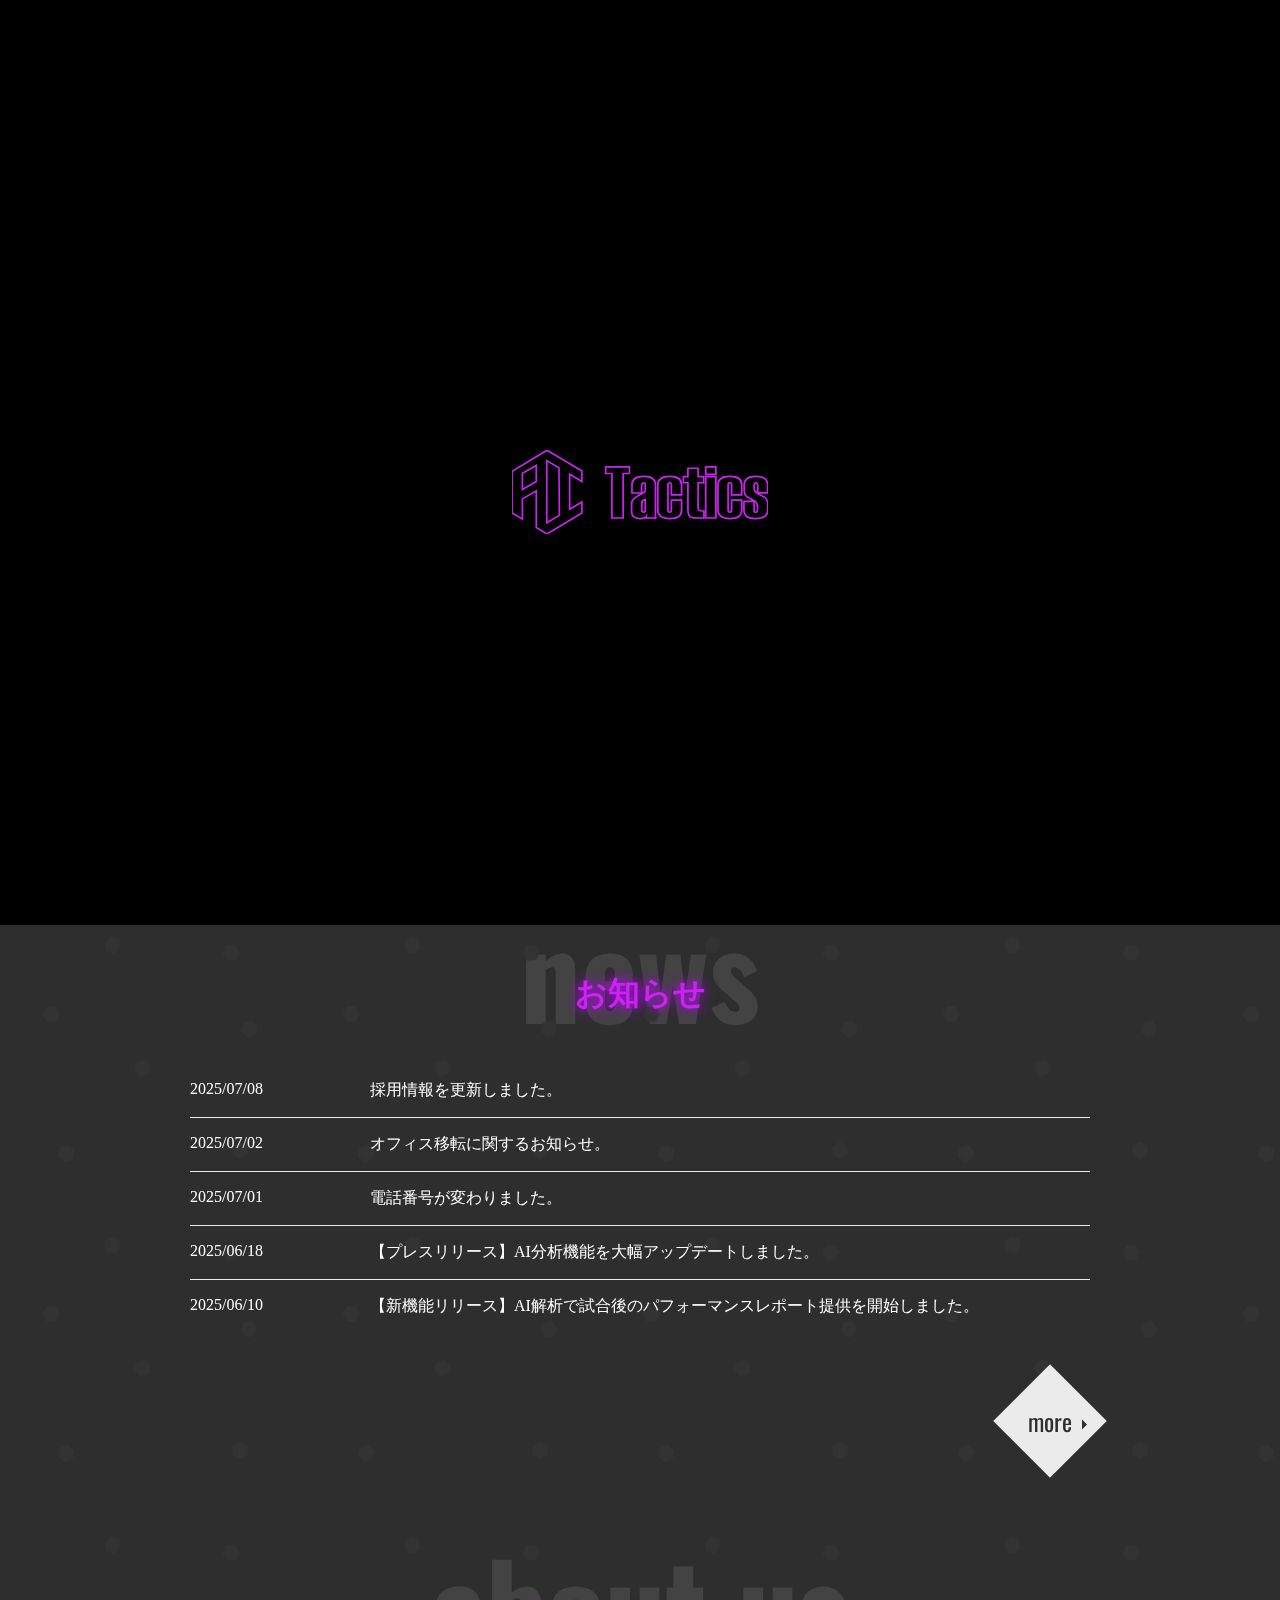
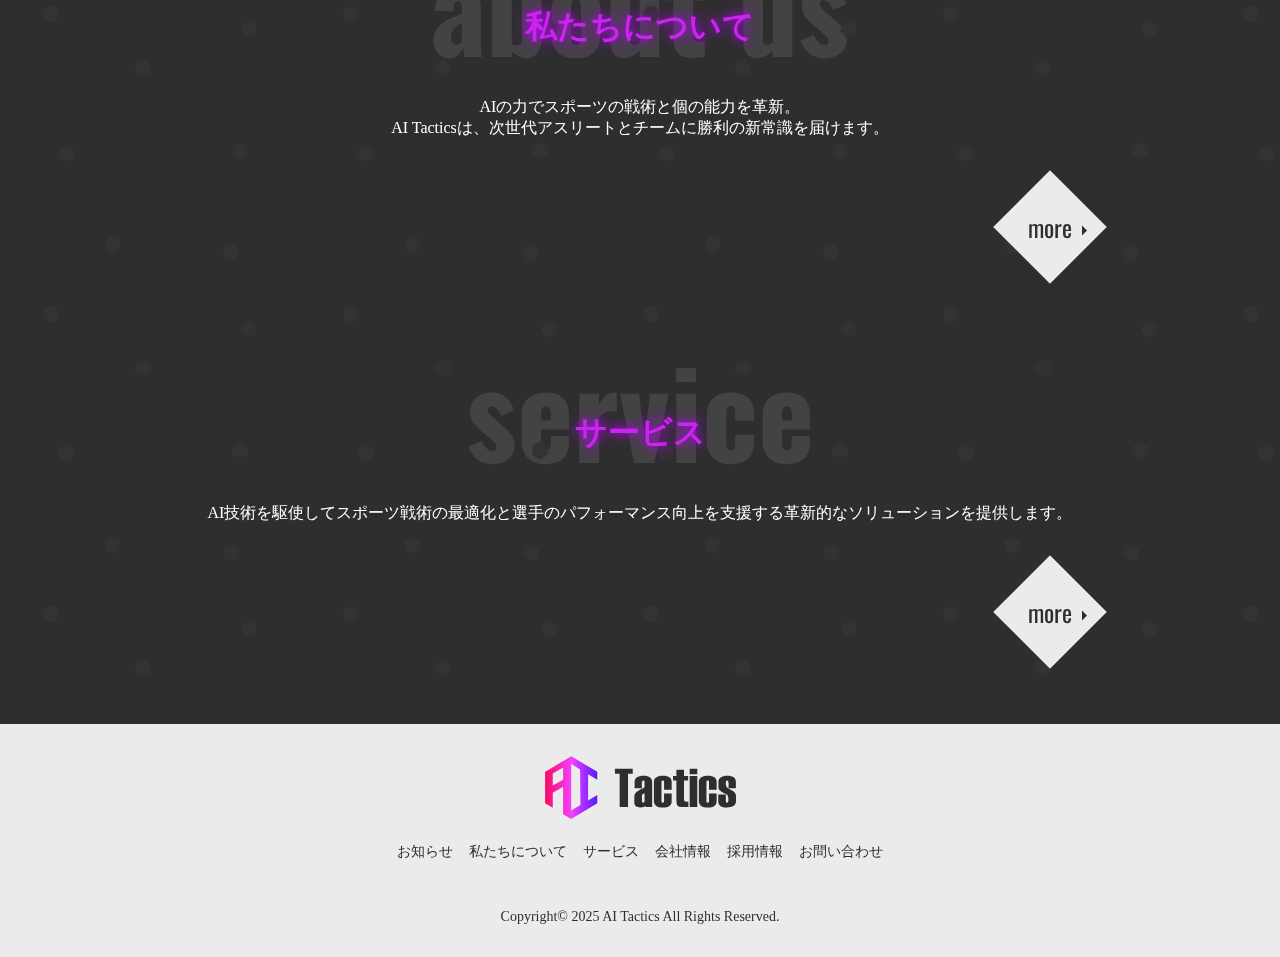
<file: index.html>
<!DOCTYPE html>
<html>
    <head>
        <meta charset="utf-8" />
        <meta name="viewport" content="width=device-width,initial-scale=1.0" />
        <meta name="description" content="AI Tacticsは、AI技術を駆使してスポーツ戦術の最適化と選手のパフォーマンス向上を支援する革新的なソリューションを提供します。" />
        <title>AI Tactics | AIで変える、勝利への戦術と能力</title>
        <link rel="icon" href="images/favicon.svg" />
        <link rel="preconnect" href="https://fonts.googleapis.com" />
        <link rel="preconnect" href="https://fonts.gstatic.com" crossorigin />
        <link href="https://fonts.googleapis.com/css2?family=Oswald:wght@200..700&display=swap" rel="stylesheet" />
        <link rel="stylesheet" href="css/ress.min.css" />
        <link rel="stylesheet" href="css/style.css" />
    </head>

    <body class="index">
        <!--	マウスカーソル変更用------------->
        <div id="cursor"></div>
        <div id="stalker1"></div>
        <div id="stalker2"></div>

        <!--	ヘッダー------------->
        <header>
            <div class="wrapper header">
                <h1 class="logo_main">
                    <a href="#"><img src="images/logo_white.svg" alt="AI Tacticsのロゴ" /></a>
                </h1>

                <!--	グローバルナビ-->
                <nav>
                    <!--	ハンバーガー-->
                    <div class="hamburger"><span></span> <span></span> <span></span></div>
                    <div class="gnav_wrapper">
                        <ul class="gnav">
                            <li><a href="news.html">お知らせ</a></li>
                            <li><a href="about.html">私たちについて</a></li>
                            <li><a href="service.html">サービス</a></li>
                            <li><a href="company.html">会社情報</a></li>
                            <li><a href="recruit.html">採用情報</a></li>
                            <li><a href="contact.html">お問い合わせ</a></li>
                        </ul>
                    </div>
                </nav>
            </div>
        </header>

        <!--オープニング画面--------------------->
        <div class="opening">
            <div class="opening_contents">
                <!--	ストローク-->
                <!--?xml version="1.0" encoding="UTF-8"?-->
                <svg class="opening_stroke" id="_レイヤー_2" data-name="レイヤー_2" xmlns="http://www.w3.org/2000/svg" viewBox="0 0 771 253" width="771" height="253">
                    <defs>
                        <style>
                            .cls-1 {
                                fill: none;
                                stroke: #cc23f1;
                                stroke-miterlimit: 10;
                            }
                        </style>
                    </defs>
                    <path id="A_hole" class="cls-1 svg-elem-1" d="M73.01,94.9l-41.82,23.93v-48.49l41.82-23.93v48.49Z"></path>
                    <path id="outer" class="cls-1 svg-elem-2" d="M105.44.54l105.16,62.88v31.49l-36.97-22.04v105.8l36.97-22.1v33.22l-105.16,63.08-32.43-19.42v-110.21l-41.68,23.93v60.97L.28,189.79V63.41C2.1,63.41,105.44.54,105.44.54"></path>
                    <polygon id="center_hole" class="cls-1 svg-elem-3" points="105 32 141.51 53.97 142.72 196.92 105 219 105 32"></polygon>
                    <g>
                        <path class="cls-1 svg-elem-4" d="M353.64,70.88h-18.91v133.96h-33.84V70.88h-18.91v-20.09h71.65v20.09Z"></path>
                        <path
                            class="cls-1 svg-elem-5"
                            d="M431.95,204.83h-27.07v-4.83c-2.29,4.37-8.85,6.55-19.66,6.55-16.69,0-25.03-6.52-25.03-19.55v-25.03c0-5.59,2.02-10.46,6.07-14.61,4.04-4.15,12.19-9.35,24.44-15.58,7.09-3.58,10.63-6.45,10.63-8.59v-18.48c0-4.08-1.76-6.12-5.26-6.12-4.01,0-6.02,4.98-6.02,14.93,0,1.79.11,4.44.32,7.95.29,3.51.43,6.16.43,7.95h-29.54v-24.92c0-16.83,12.17-25.24,36.52-25.24,22.77,0,34.16,8.77,34.16,26.32v99.26ZM401.34,181.52v-32.12c-7.02,1.72-10.53,4.87-10.53,9.45v22.67c0,3.8,1.83,5.69,5.48,5.69,3.37,0,5.05-1.9,5.05-5.69Z"
                        ></path>
                        <path
                            class="cls-1 svg-elem-6"
                            d="M510.69,135.33h-30.62v-30.62c0-4.08-1.72-6.12-5.16-6.12s-5.26,2.04-5.26,6.12v76.38c0,4.23,1.75,6.34,5.26,6.34s5.16-2.11,5.16-6.34v-30.19h30.62v30.4c0,16.83-11.78,25.24-35.34,25.24s-36.31-8.77-36.31-26.32v-74.66c0-17.54,12.1-26.32,36.31-26.32s35.34,8.42,35.34,25.24v30.83Z"
                        ></path>
                        <path
                            class="cls-1 svg-elem-7"
                            d="M578.05,204.83h-19.34c-13.82,0-22.09-2.08-24.81-6.23-2.72-4.15-4.08-12.14-4.08-23.96v-76.05h-13.64v-18.48h13.64v-25.14h30.62v25.14h16.54v18.48h-16.54v75.84c0,3.65,1.09,6.11,3.28,7.36,2.18,1.25,6.96,1.88,14.34,1.88v21.16Z"
                        ></path>
                        <path class="cls-1 svg-elem-8" d="M613.93,73.24h-30.62v-22.45h30.62v22.45ZM613.93,204.83h-30.62v-124.72h30.62v124.72Z"></path>
                        <path
                            class="cls-1 svg-elem-9"
                            d="M691.91,135.33h-30.62v-30.62c0-4.08-1.72-6.12-5.16-6.12s-5.26,2.04-5.26,6.12v76.38c0,4.23,1.75,6.34,5.26,6.34s5.16-2.11,5.16-6.34v-30.19h30.62v30.4c0,16.83-11.78,25.24-35.34,25.24s-36.31-8.77-36.31-26.32v-74.66c0-17.54,12.1-26.32,36.31-26.32s35.34,8.42,35.34,25.24v30.83Z"
                        ></path>
                        <path
                            class="cls-1 svg-elem-10"
                            d="M698.47,154.67h30.62v26.43c0,4.23,1.72,6.34,5.16,6.34s5.16-4.04,5.16-12.14c0-10.53-2.11-17.33-6.34-20.41-15.97-8.38-25.6-14.23-28.9-17.56-3.29-3.33-4.94-8.33-4.94-14.99v-16.76c0-17.54,11.89-26.32,35.66-26.32s34.7,8.42,34.7,25.24v24.6h-29.86l.64-14.93c0-10.38-1.9-15.58-5.69-15.58s-5.69,3.26-5.69,9.78.84,11.82,2.52,15.25c1.68,3.44,11.05,9.35,28.09,17.72,7.09,5.09,10.63,11.82,10.63,20.2v18.69c0,17.55-12.08,26.32-36.25,26.32s-35.5-8.41-35.5-25.24v-26.64Z"
                        ></path>
                    </g>
                </svg>
                <!--	  フィル-->
                <!--?xml version="1.0" encoding="UTF-8"?-->
                <svg class="opening_fill" xmlns="http://www.w3.org/2000/svg" xmlns:xlink="http://www.w3.org/1999/xlink" viewBox="0 0 770 253" width="770" height="253">
                    <defs>
                        <style>
                            .cls-1 {
                                fill: #fff;
                            }

                            .cls-2 {
                                mask: url(#mask);
                            }

                            .cls-3 {
                                isolation: isolate;
                            }

                            .cls-4 {
                                fill: url(#_名称未設定グラデーション_9);
                            }

                            .cls-4,
                            .cls-5 {
                                mix-blend-mode: difference;
                            }
                        </style>
                        <mask id="mask" x="-16.81" y="-.32" width="244.51" height="254.05" maskUnits="userSpaceOnUse">
                            <g class="cls-5">
                                <path class="cls-1 svg-elem-1" d="M.28,63.41v126.38l31.06,18.35v-60.97l41.68-23.93v110.21l32.43,19.42V.54S2.1,63.41.28,63.41ZM73.01,94.9l-41.82,23.93v-48.49l41.82-23.93v48.49Z"></path>
                                <polygon class="cls-1 svg-elem-2" points="210.61 94.9 210.61 63.41 105.44 .54 105 32 141.51 53.97 142.72 196.92 105 219 105.44 252.87 210.61 189.79 210.61 156.57 173.63 178.66 173.63 72.86 210.61 94.9"></polygon>
                            </g>
                        </mask>
                        <linearGradient id="_名称未設定グラデーション_9" data-name="名称未設定グラデーション 9" x1="-16.81" y1="126.7" x2="227.7" y2="126.7" gradientUnits="userSpaceOnUse">
                            <stop offset="0" stop-color="#ff004e"></stop>
                            <stop offset=".51" stop-color="#f33fff"></stop>
                            <stop offset="1" stop-color="#3a15ff"></stop>
                        </linearGradient>
                    </defs>
                    <g class="cls-3">
                        <g id="_レイヤー_1" data-name="レイヤー 1">
                            <g class="cls-2">
                                <rect class="cls-4 svg-elem-3" x="-16.81" y="-.32" width="244.51" height="254.05"></rect>
                            </g>
                            <g>
                                <path class="cls-1 svg-elem-4" d="M353.64,70.88h-18.91v133.96h-33.84V70.88h-18.91v-20.09h71.65v20.09Z"></path>
                                <path
                                    class="cls-1 svg-elem-5"
                                    d="M431.95,204.83h-27.07v-4.83c-2.29,4.37-8.85,6.55-19.66,6.55-16.69,0-25.03-6.52-25.03-19.55v-25.03c0-5.59,2.02-10.46,6.07-14.61,4.04-4.15,12.19-9.35,24.44-15.58,7.09-3.58,10.63-6.45,10.63-8.59v-18.48c0-4.08-1.76-6.12-5.26-6.12-4.01,0-6.02,4.98-6.02,14.93,0,1.79.11,4.44.32,7.95.29,3.51.43,6.16.43,7.95h-29.54v-24.92c0-16.83,12.17-25.24,36.52-25.24,22.77,0,34.16,8.77,34.16,26.32v99.26ZM401.34,181.52v-32.12c-7.02,1.72-10.53,4.87-10.53,9.45v22.67c0,3.8,1.83,5.69,5.48,5.69,3.37,0,5.05-1.9,5.05-5.69Z"
                                ></path>
                                <path
                                    class="cls-1 svg-elem-6"
                                    d="M510.69,135.33h-30.62v-30.62c0-4.08-1.72-6.12-5.16-6.12s-5.26,2.04-5.26,6.12v76.38c0,4.23,1.75,6.34,5.26,6.34s5.16-2.11,5.16-6.34v-30.19h30.62v30.4c0,16.83-11.78,25.24-35.34,25.24s-36.31-8.77-36.31-26.32v-74.66c0-17.54,12.1-26.32,36.31-26.32s35.34,8.42,35.34,25.24v30.83Z"
                                ></path>
                                <path
                                    class="cls-1 svg-elem-7"
                                    d="M578.05,204.83h-19.34c-13.82,0-22.09-2.08-24.81-6.23-2.72-4.15-4.08-12.14-4.08-23.96v-76.05h-13.64v-18.48h13.64v-25.14h30.62v25.14h16.54v18.48h-16.54v75.84c0,3.65,1.09,6.11,3.28,7.36,2.18,1.25,6.96,1.88,14.34,1.88v21.16Z"
                                ></path>
                                <path class="cls-1 svg-elem-8" d="M613.93,73.24h-30.62v-22.45h30.62v22.45ZM613.93,204.83h-30.62v-124.72h30.62v124.72Z"></path>
                                <path
                                    class="cls-1 svg-elem-9"
                                    d="M691.91,135.33h-30.62v-30.62c0-4.08-1.72-6.12-5.16-6.12s-5.26,2.04-5.26,6.12v76.38c0,4.23,1.75,6.34,5.26,6.34s5.16-2.11,5.16-6.34v-30.19h30.62v30.4c0,16.83-11.78,25.24-35.34,25.24s-36.31-8.77-36.31-26.32v-74.66c0-17.54,12.1-26.32,36.31-26.32s35.34,8.42,35.34,25.24v30.83Z"
                                ></path>
                                <path
                                    class="cls-1 svg-elem-10"
                                    d="M698.47,154.67h30.62v26.43c0,4.23,1.72,6.34,5.16,6.34s5.16-4.04,5.16-12.14c0-10.53-2.11-17.33-6.34-20.41-15.97-8.38-25.6-14.23-28.9-17.56-3.29-3.33-4.94-8.33-4.94-14.99v-16.76c0-17.54,11.89-26.32,35.66-26.32s34.7,8.42,34.7,25.24v24.6h-29.86l.64-14.93c0-10.38-1.9-15.58-5.69-15.58s-5.69,3.26-5.69,9.78.84,11.82,2.52,15.25c1.68,3.44,11.05,9.35,28.09,17.72,7.09,5.09,10.63,11.82,10.63,20.2v18.69c0,17.55-12.08,26.32-36.25,26.32s-35.5-8.41-35.5-25.24v-26.64Z"
                                ></path>
                            </g>
                        </g>
                    </g>
                </svg>
            </div>
        </div>

        <!--ヒーロー------------->
        <div class="hero">
            <hgroup class="wrapper">
                <p>
                    AIで変える<br class="br_sp" />
                    勝利への戦術と能力
                </p>
                <div class="title">
                    <h2>AI Tactics</h2>
                </div>
            </hgroup>
        </div>

        <main class="home">
            <!--	お知らせ------------------------->
            <section class="news section">
                <div class="wrapper">
                    <h2 class="sec_title" data-text="news">お知らせ</h2>
                    <ul class="news_list">
                        <li>
                            <a href="#">
                                <time datetime="2025-07-08">2025/07/08</time>
                                <p class="news_list__lead">採用情報を更新しました。</p>
                            </a>
                        </li>
                        <li>
                            <a href="#">
                                <time datetime="2025-07-02">2025/07/02</time>
                                <p class="news_list__lead">オフィス移転に関するお知らせ。</p>
                            </a>
                        </li>
                        <li>
                            <a href="#">
                                <time datetime="2025-07-01">2025/07/01</time>
                                <p class="news_list__lead">電話番号が変わりました。</p>
                            </a>
                        </li>
                        <li>
                            <a href="#">
                                <time datetime="2025-06-18">2025/06/18</time>
                                <p class="news_list__lead">【プレスリリース】AI分析機能を大幅アップデートしました。</p>
                            </a>
                        </li>
                        <li>
                            <a href="#">
                                <time datetime="2025-06-10">2025/06/10</time>
                                <p class="news_list__lead">【新機能リリース】AI解析で試合後のパフォーマンスレポート提供を開始しました。</p>
                            </a>
                        </li>
                    </ul>
                    <div class="btn_more">
                        <a href="news.html"><span>more</span></a>
                    </div>
                </div>
            </section>
            <!--	私たちについて------------------------->
            <section class="about section">
                <div class="wrapper">
                    <h2 class="sec_title" data-text="about us">私たちについて</h2>
                    <p class="sec_lead">
                        AIの力でスポーツの戦術と個の能力を革新。<br />
                        AI Tacticsは、次世代アスリートとチームに勝利の新常識を届けます。
                    </p>
                    <div class="btn_more">
                        <a href="about.html"><span>more</span></a>
                    </div>
                </div>
            </section>
            <!--	サービス------------------------->
            <section class="service section">
                <div class="wrapper">
                    <h2 class="sec_title" data-text="service">サービス</h2>
                    <p class="sec_lead">AI技術を駆使してスポーツ戦術の最適化と選手のパフォーマンス向上を支援する革新的なソリューションを提供します。</p>
                    <div class="btn_more">
                        <a href="service.html"><span>more</span></a>
                    </div>
                </div>
            </section>
            <!--	フッター------------------>
            <footer>
                <div class="wrapper">
                    <a href="#"><img src="images/logo_black.svg" alt="AI Tacticsのロゴ" /></a>
                    <ul>
                        <li><a href="news.html">お知らせ</a></li>
                        <li><a href="about.html">私たちについて</a></li>
                        <li><a href="service.html">サービス</a></li>
                        <li><a href="company.html">会社情報</a></li>
                        <li><a href="recruit.html">採用情報</a></li>
                        <li><a href="contact.html">お問い合わせ</a></li>
                    </ul>
                    <small>Copyright&copy; 2025 AI Tactics All Rights Reserved.</small>
                </div>
            </footer>
        </main>
        <script src="js/jquery-3.7.1.min.js"></script>
        <script src="js/main.js"></script>
    </body>
</html>
</file>
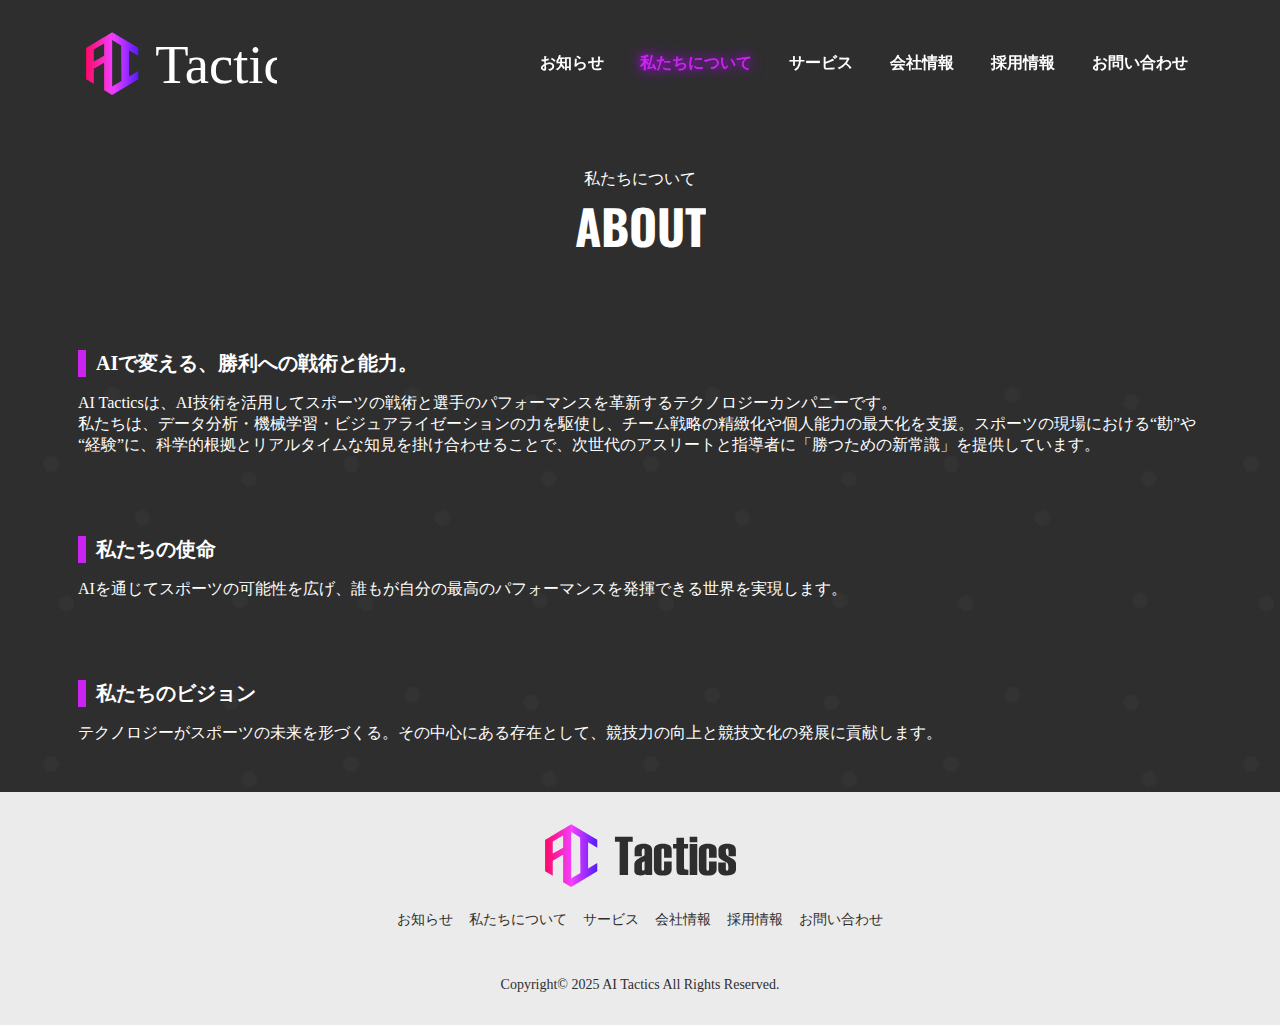
<file: about.html>
<!doctype html>
<html>
<head>
<meta charset="utf-8">
<meta name="viewport" content="width=device-width,initial-scale=1.0">
<meta name="description" content="AIの力でスポーツの戦術と個の能力を革新。AI Tacticsは、次世代アスリートとチームに勝利の新常識を届けます。">
<title>私たちについて | AI Tactics</title>
<link rel="icon" href="images/favicon.svg">
<link rel="preconnect" href="https://fonts.googleapis.com">
<link rel="preconnect" href="https://fonts.gstatic.com" crossorigin>
<link href="https://fonts.googleapis.com/css2?family=Oswald:wght@200..700&display=swap" rel="stylesheet">
<link rel="stylesheet" href="css/ress.min.css">
<link rel="stylesheet" href="css/style.css">
</head>

<body>
<!--	マウスカーソル変更用------------->
<div id="cursor"></div>
<div id="stalker1"></div>
<div id="stalker2"></div>
	
<!--	ヘッダー------------->
<header>
  <div class="wrapper header">
    <h1 class="logo_main"><a href="index.html"><img src="images/logo_white.svg" alt="AI Tacticsのロゴ"></a></h1>
    
    <!--	グローバルナビ-->
    <nav> 
      <!--	ハンバーガー-->
      <div class="hamburger"> <span></span> <span></span> <span></span> </div>
      <div class="gnav_wrapper">
        <ul class="gnav">
          <li><a href="news.html">お知らせ</a></li>
          <li><a href="#">私たちについて</a></li>
          <li><a href="service.html">サービス</a></li>
          <li><a href="company.html">会社情報</a></li>
          <li><a href="recruit.html">採用情報</a></li>
          <li><a href="contact.html">お問い合わせ</a></li>
        </ul>
      </div>
    </nav>
  </div>
</header>
<!--ヒーロー------------->
<div class="hero_sub">
  <hgroup>
    <p>私たちについて</p>
    <h2 class="upper_case">About</h2>
  </hgroup>
</div>
	
<main>
  <div class="wrapper">
    <div class="about_wrapper">
      <div class="about_block">
        <h3 class="subtitle">AIで変える、勝利への戦術と能力。</h3>
        <p>AI Tacticsは、AI技術を活用してスポーツの戦術と選手のパフォーマンスを革新するテクノロジーカンパニーです。</p>
        <p>私たちは、データ分析・機械学習・ビジュアライゼーションの力を駆使し、チーム戦略の精緻化や個人能力の最大化を支援。スポーツの現場における“勘”や“経験”に、科学的根拠とリアルタイムな知見を掛け合わせることで、次世代のアスリートと指導者に「勝つための新常識」を提供しています。 </p>
      </div>
      <div class="about_block">
        <h3 class="subtitle">私たちの使命</h3>
        <p>AIを通じてスポーツの可能性を広げ、誰もが自分の最高のパフォーマンスを発揮できる世界を実現します。</p>
      </div>
      <div class="about_block">
        <h3 class="subtitle">私たちのビジョン</h3>
        <p>テクノロジーがスポーツの未来を形づくる。その中心にある存在として、競技力の向上と競技文化の発展に貢献します。</p>
      </div>
    </div>
  </div>
  <!--	フッター------------------>
  <footer>
    <div class="wrapper"> <a href="index.html"><img src="images/logo_black.svg" alt="AI Tacticsのロゴ"></a>
      <ul>
        <li><a href="news.html">お知らせ</a></li>
        <li><a href="#">私たちについて</a></li>
        <li><a href="service.html">サービス</a></li>
        <li><a href="company.html">会社情報</a></li>
        <li><a href="recruit.html">採用情報</a></li>
        <li><a href="contact.html">お問い合わせ</a></li>
      </ul>
      <small>Copyright&copy; 2025 AI Tactics All Rights Reserved.</small>
	 </div>
  </footer>
</main>
<script src="js/jquery-3.7.1.min.js"></script> 
<script src="js/main.js"></script>
</body>
</html>
</file>
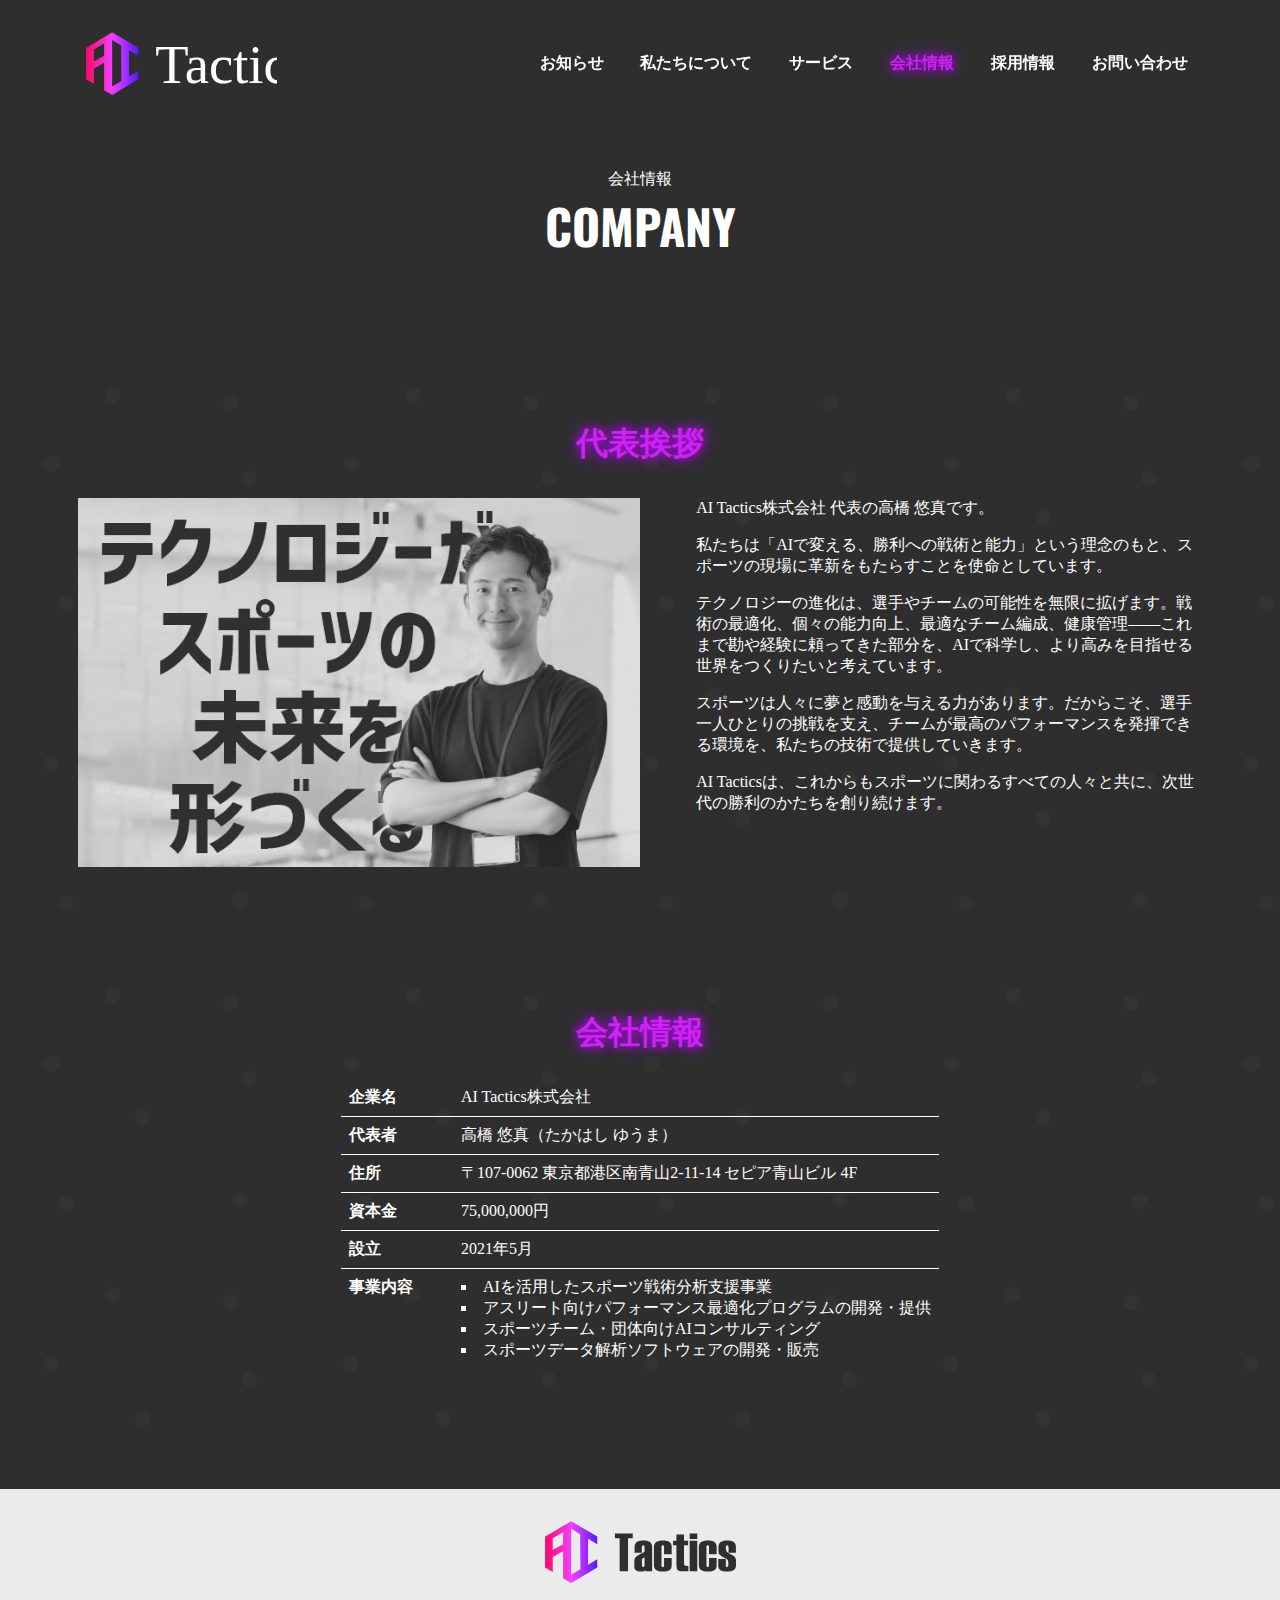
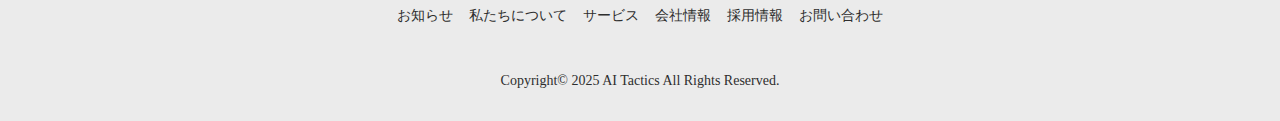
<file: company.html>
<!doctype html>
<html>
<head>
<meta charset="utf-8">
<meta name="viewport" content="width=device-width,initial-scale=1.0">
<meta name="description" content="企業名:AI Tactics株式会社
代表者:高橋 悠真（たかはし ゆうま）
住所:〒107-0062 東京都港区南青山2-11-14 セピア青山ビル 4F
資本金:75,000,000円
設立:2021年5月
事業内容:AIを活用したスポーツ戦術分析支援事業など">
<title>会社情報 | AI Tactics</title>
<link rel="icon" href="images/favicon.svg">
<link rel="preconnect" href="https://fonts.googleapis.com">
<link rel="preconnect" href="https://fonts.gstatic.com" crossorigin>
<link href="https://fonts.googleapis.com/css2?family=Oswald:wght@200..700&display=swap" rel="stylesheet">
<link rel="stylesheet" href="css/ress.min.css">
<link rel="stylesheet" href="css/style.css">
</head>

<body>
<!--	マウスカーソル変更用------------->
<div id="cursor"></div>
<div id="stalker1"></div>
<div id="stalker2"></div>

<!--	ヘッダー------------->
<header>
  <div class="wrapper header">
    <h1 class="logo_main"><a href="index.html"><img src="images/logo_white.svg" alt="AI Tacticsのロゴ"></a></h1>
    
    <!--	グローバルナビ-->
    <nav> 
      <!--	ハンバーガー-->
      <div class="hamburger"> <span></span> <span></span> <span></span> </div>
      <div class="gnav_wrapper">
        <ul class="gnav">
          <li><a href="news.html">お知らせ</a></li>
          <li><a href="about.html">私たちについて</a></li>
          <li><a href="service.html">サービス</a></li>
          <li><a href="#">会社情報</a></li>
          <li><a href="recruit.html">採用情報</a></li>
          <li><a href="contact.html">お問い合わせ</a></li>
        </ul>
      </div>
    </nav>
  </div>
</header>
<!--ヒーロー------------->
<div class="hero_sub">
  <hgroup>
    <p>会社情報</p>
    <h2 class="upper_case">Company</h2>
  </hgroup>
</div>
<main>
  <div class="wrapper"> 
    <!--	代表挨拶------------->
    <section class="ceo section">
      <h3 class="sec_title">代表挨拶</h3>
      <div class="ceo_contents">
        <div class="ceo_img_wrapper"><img src="images/ceo.jpg" alt="AI Tactics代表 高橋 悠真の写真"></div>
        <div class="ceo_texts">
          <p>AI Tactics株式会社 代表の高橋 悠真です。</p>
          <p>私たちは「AIで変える、勝利への戦術と能力」という理念のもと、スポーツの現場に革新をもたらすことを使命としています。</p>
          <p>テクノロジーの進化は、選手やチームの可能性を無限に拡げます。戦術の最適化、個々の能力向上、最適なチーム編成、健康管理――これまで勘や経験に頼ってきた部分を、AIで科学し、より高みを目指せる世界をつくりたいと考えています。</p>
          <p>スポーツは人々に夢と感動を与える力があります。だからこそ、選手一人ひとりの挑戦を支え、チームが最高のパフォーマンスを発揮できる環境を、私たちの技術で提供していきます。</p>
          <p>AI Tacticsは、これからもスポーツに関わるすべての人々と共に、次世代の勝利のかたちを創り続けます。</p>
        </div>
      </div>
    </section>
	  
    <!--	会社情報------------->
    <section class="section">
      <h3 class="sec_title">会社情報</h3>
      <table class="table">
        <tr>
          <th>企業名</th>
          <td>AI Tactics株式会社</td>
        </tr>
        <tr>
          <th>代表者</th>
          <td>高橋 悠真（たかはし ゆうま）</td>
        </tr>
        <tr>
          <th>住所</th>
          <td>〒107-0062 東京都港区南青山2-11-14 セピア青山ビル 4F</td>
        </tr>
        <tr>
          <th>資本金</th>
          <td>75,000,000円</td>
        </tr>
        <tr>
          <th>設立</th>
          <td><time datetime="2021-05">2021年5月</time></td>
        </tr>
        <tr>
          <th>事業内容</th>
          <td><ul>
              <li>AIを活用したスポーツ戦術分析支援事業</li>
              <li>アスリート向けパフォーマンス最適化プログラムの開発・提供</li>
              <li>スポーツチーム・団体向けAIコンサルティング</li>
              <li>スポーツデータ解析ソフトウェアの開発・販売</li>
            </ul></td>
        </tr>
      </table>
    </section>
  </div>
  <!--	フッター------------------>
  <footer>
    <div class="wrapper"> <a href="index.html"><img src="images/logo_black.svg" alt="AI Tacticsのロゴ"></a>
      <ul>
        <li><a href="news.html">お知らせ</a></li>
        <li><a href="about.html">私たちについて</a></li>
        <li><a href="service.html">サービス</a></li>
        <li><a href="#">会社情報</a></li>
        <li><a href="recruit.html">採用情報</a></li>
        <li><a href="contact.html">お問い合わせ</a></li>
      </ul>
      <small>Copyright&copy; 2025 AI Tactics All Rights Reserved.</small> </div>
  </footer>
</main>
<script src="js/jquery-3.7.1.min.js"></script> 
<script src="js/main.js"></script>
</body>
</html>
</file>
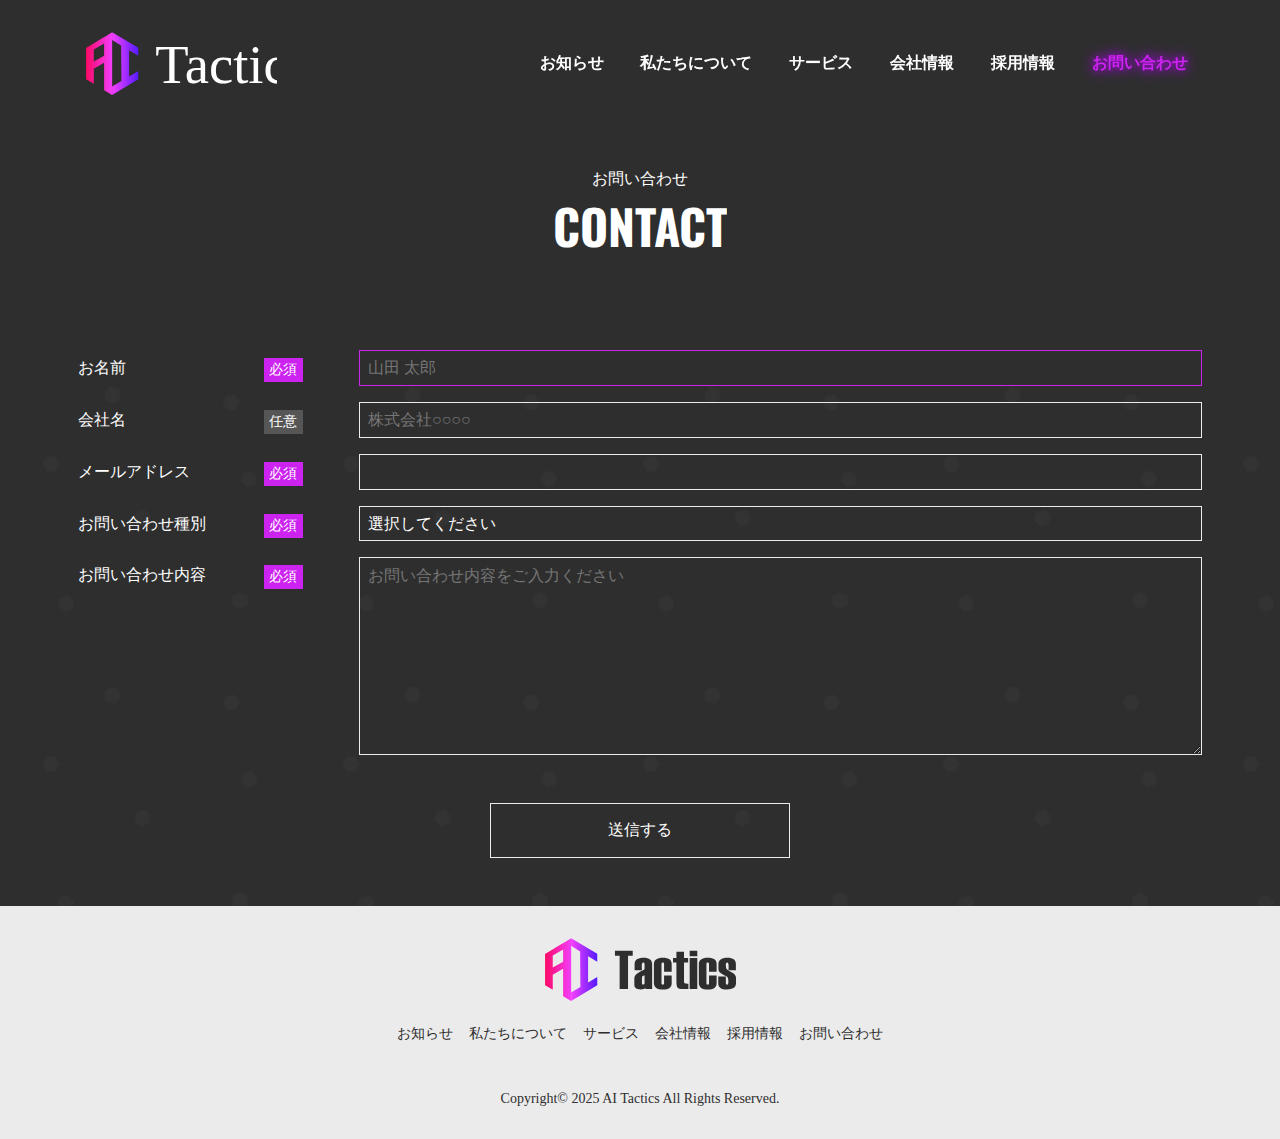
<file: contact.html>
<!doctype html>
<html>
<head>
<meta charset="utf-8">
<meta name="viewport" content="width=device-width,initial-scale=1.0">
<meta name="description" content="AI Tacticsへのお問い合わせ情報を掲載しています。">
<title>お問い合わせ | AI Tactics</title>
<link rel="icon" href="images/favicon.svg">
<link rel="preconnect" href="https://fonts.googleapis.com">
<link rel="preconnect" href="https://fonts.gstatic.com" crossorigin>
<link href="https://fonts.googleapis.com/css2?family=Oswald:wght@200..700&display=swap" rel="stylesheet">
<link rel="stylesheet" href="css/ress.min.css">
<link rel="stylesheet" href="css/style.css">
</head>

<body>
<!--	マウスカーソル変更用------------->
<div id="cursor"></div>
<div id="stalker1"></div>
<div id="stalker2"></div>
	
<!--	ヘッダー------------->
<header>
  <div class="wrapper header">
    <h1 class="logo_main"><a href="index.html"><img src="images/logo_white.svg" alt="AI Tacticsのロゴ"></a></h1>
    
    <!--	グローバルナビ-->
    <nav> 
      <!--	ハンバーガー-->
      <div class="hamburger"> <span></span> <span></span> <span></span> </div>
      <div class="gnav_wrapper">
        <ul class="gnav">
          <li><a href="news.html">お知らせ</a></li>
          <li><a href="about.html">私たちについて</a></li>
          <li><a href="service.html">サービス</a></li>
          <li><a href="company.html">会社情報</a></li>
          <li><a href="recruit.html">採用情報</a></li>
          <li><a href="#">お問い合わせ</a></li>
        </ul>
      </div>
    </nav>
  </div>
</header>
<!--ヒーロー------------->
<div class="hero_sub">
  <hgroup>
    <p>お問い合わせ</p>
    <h2 class="upper_case">Contact</h2>
  </hgroup>
</div>
	
<main>
  <div class="wrapper"> 
    <!--	  フォーム-->
    <form action="#" method="put">
      <div class="input_group">
        <label for="name" class="required">お名前</label>
        <input type="text" name="name" id="name" placeholder="山田 太郎" required autocomplete="name" autofocus>
      </div>
      <div class="input_group">
        <label for="company" class="optional">会社名</label>
        <input type="text" name="company" id="company" placeholder="株式会社○○○○" autocomplete="organization">
      </div>
      <div class="input_group">
        <label for="email" class="required">メールアドレス</label>
        <div class="input_group__note">
          <input type="email" name="email" id="email" required autocomplete="email">
          <p class="invalid_text">※メールアドレスの形式が正しくありません</p>
        </div>
      </div>
      <div class="input_group">
        <label for="type" class="required">お問い合わせ種別</label>
        <select name="type" id="type" required>
          <option value="" selected hidden="">選択してください</option>
          <option value="サービスについて" >サービスについて</option>
          <option value="採用について" >採用について</option>
          <option value="取材・メディアについて" >取材・メディアについて</option>
          <option value="その他" >その他</option>
        </select>
      </div>
      <div class="input_group">
        <label for="message" class="required">お問い合わせ内容</label>
        <textarea name="message" id="message" cols="30" rows="10" placeholder="お問い合わせ内容をご入力ください" required></textarea>
      </div>
      <button type="submit">送信する</button>
    </form>
  </div>
  <!--	フッター------------------>
  <footer>
    <div class="wrapper"> <a href="index.html"><img src="images/logo_black.svg" alt="AI Tacticsのロゴ"></a>
      <ul>
        <li><a href="news.html">お知らせ</a></li>
        <li><a href="about.html">私たちについて</a></li>
        <li><a href="service.html">サービス</a></li>
        <li><a href="company.html">会社情報</a></li>
        <li><a href="recruit.html">採用情報</a></li>
        <li><a href="#">お問い合わせ</a></li>
      </ul>
      <small>Copyright&copy; 2025 AI Tactics All Rights Reserved.</small> </div>
  </footer>
</main>
<script src="js/jquery-3.7.1.min.js"></script> 
<script src="js/main.js"></script>
</body>
</html>
</file>
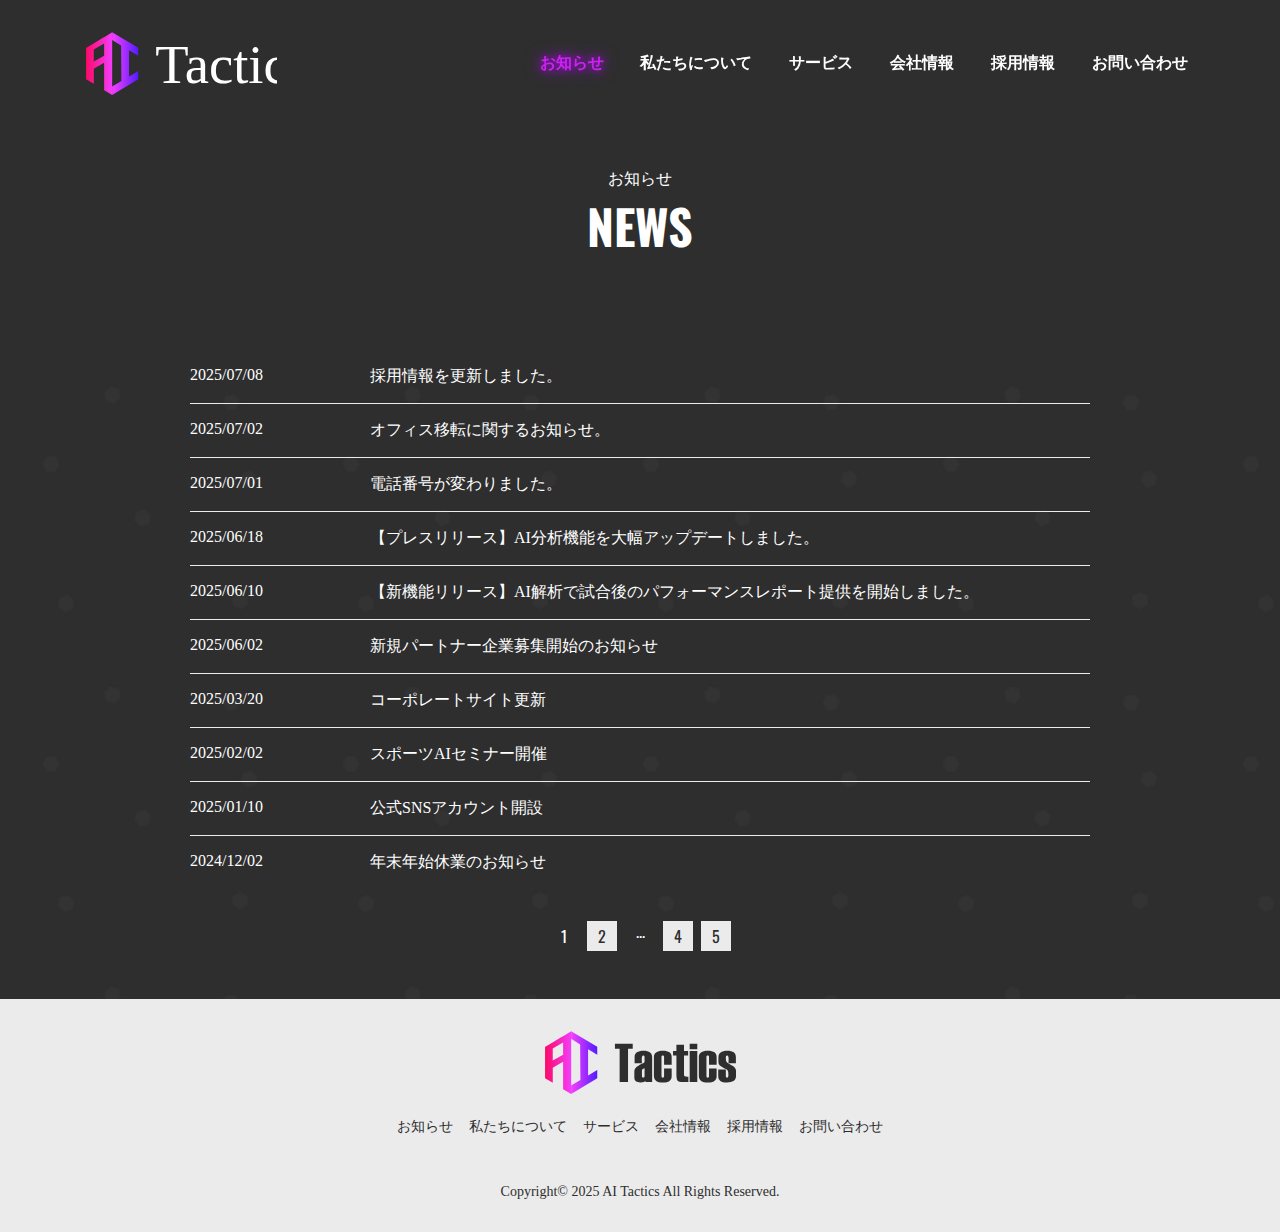
<file: news.html>
<!doctype html>
<html>
<head>
<meta charset="utf-8">
<meta name="viewport" content="width=device-width,initial-scale=1.0">
<meta name="description" content="AI Tacticsのお知らせ一覧">
<title>お知らせ一覧 | AI Tactics</title>
<link rel="icon" href="images/favicon.svg">
<link rel="preconnect" href="https://fonts.googleapis.com">
<link rel="preconnect" href="https://fonts.gstatic.com" crossorigin>
<link href="https://fonts.googleapis.com/css2?family=Oswald:wght@200..700&display=swap" rel="stylesheet">
<link rel="stylesheet" href="css/ress.min.css">
<link rel="stylesheet" href="css/style.css">
</head>

<body>
<!--	マウスカーソル変更用------------->
<div id="cursor"></div>
<div id="stalker1"></div>
<div id="stalker2"></div>

<!--	ヘッダー------------->
<header>
  <div class="wrapper header">
    <h1 class="logo_main"><a href="index.html"><img src="images/logo_white.svg" alt="AI Tacticsのロゴ"></a></h1>
    
    <!--	グローバルナビ-->
    <nav> 
      <!--	ハンバーガー-->
      <div class="hamburger"> <span></span> <span></span> <span></span> </div>
      <div class="gnav_wrapper">
        <ul class="gnav">
          <li><a href="#">お知らせ</a></li>
          <li><a href="about.html">私たちについて</a></li>
          <li><a href="service.html">サービス</a></li>
          <li><a href="company.html">会社情報</a></li>
          <li><a href="recruit.html">採用情報</a></li>
          <li><a href="contact.html">お問い合わせ</a></li>
        </ul>
      </div>
    </nav>
  </div>
</header>

<!--ヒーロー------------->
<div class="hero_sub">
  <hgroup>
    <p>お知らせ</p>
    <h2 class="upper_case">News</h2>
  </hgroup>
</div>
<main>
  <div class="wrapper"> 
    <!--ニュース一覧------------->
    <ul class="news_list">
      <li><a href="#">
        <time datetime="2025-07-08">2025/07/08</time>
        <p>採用情報を更新しました。</p>
        </a></li>
      <li><a href="#">
        <time datetime="2025-07-02">2025/07/02</time>
        <p>オフィス移転に関するお知らせ。</p>
        </a></li>
      <li><a href="#">
        <time datetime="2025-07-01">2025/07/01</time>
        <p>電話番号が変わりました。</p>
        </a></li>
      <li><a href="#">
        <time datetime="2025-06-18">2025/06/18</time>
        <p>【プレスリリース】AI分析機能を大幅アップデートしました。</p>
        </a></li>
      <li><a href="#">
        <time datetime="2025-06-10">2025/06/10</time>
        <p>【新機能リリース】AI解析で試合後のパフォーマンスレポート提供を開始しました。</p>
        </a></li>
      <li><a href="#">
        <time datetime="2025-06-02">2025/06/02</time>
        <p>新規パートナー企業募集開始のお知らせ</p>
        </a></li>
      <li><a href="#">
        <time datetime="2025-03-20">2025/03/20</time>
        <p>コーポレートサイト更新</p>
        </a></li>
      <li><a href="#">
        <time datetime="2025-02-02">2025/02/02</time>
        <p>スポーツAIセミナー開催</p>
        </a></li>
      <li><a href="#">
        <time datetime="2025-01-10">2025/01/10</time>
        <p>公式SNSアカウント開設</p>
        </a></li>
      <li><a href="#">
        <time datetime="2024-12-02">2024/12/02</time>
        <p>年末年始休業のお知らせ</p>
        </a></li>
    </ul>
    <!--	  ページネーション------->
    <ul class="pagination">
      <li class="pagination__item pagination__noBG"><a href="#">1</a></li>
      <li class="pagination__item"><a href="#">2</a></li>
      <li class="pagination__item pagination__noBG"><span class="pagination__dot ">...</span></li>
      <li class="pagination__item"><a href="#">4</a></li>
      <li class="pagination__item"><a href="#">5</a></li>
    </ul>
  </div>
  <!--	フッター------------------>
  <footer>
    <div class="wrapper"> <a href="index.html"><img src="images/logo_black.svg" alt="AI Tacticsのロゴ"></a>
      <ul>
        <li><a href="#">お知らせ</a></li>
        <li><a href="about.html">私たちについて</a></li>
        <li><a href="service.html">サービス</a></li>
        <li><a href="company.html">会社情報</a></li>
        <li><a href="recruit.html">採用情報</a></li>
        <li><a href="contact.html">お問い合わせ</a></li>
      </ul>
      <small>Copyright&copy; 2025 AI Tactics All Rights Reserved.</small> </div>
  </footer>
</main>
<script src="js/jquery-3.7.1.min.js"></script> 
<script src="js/main.js"></script>
</body>
</html>
</file>
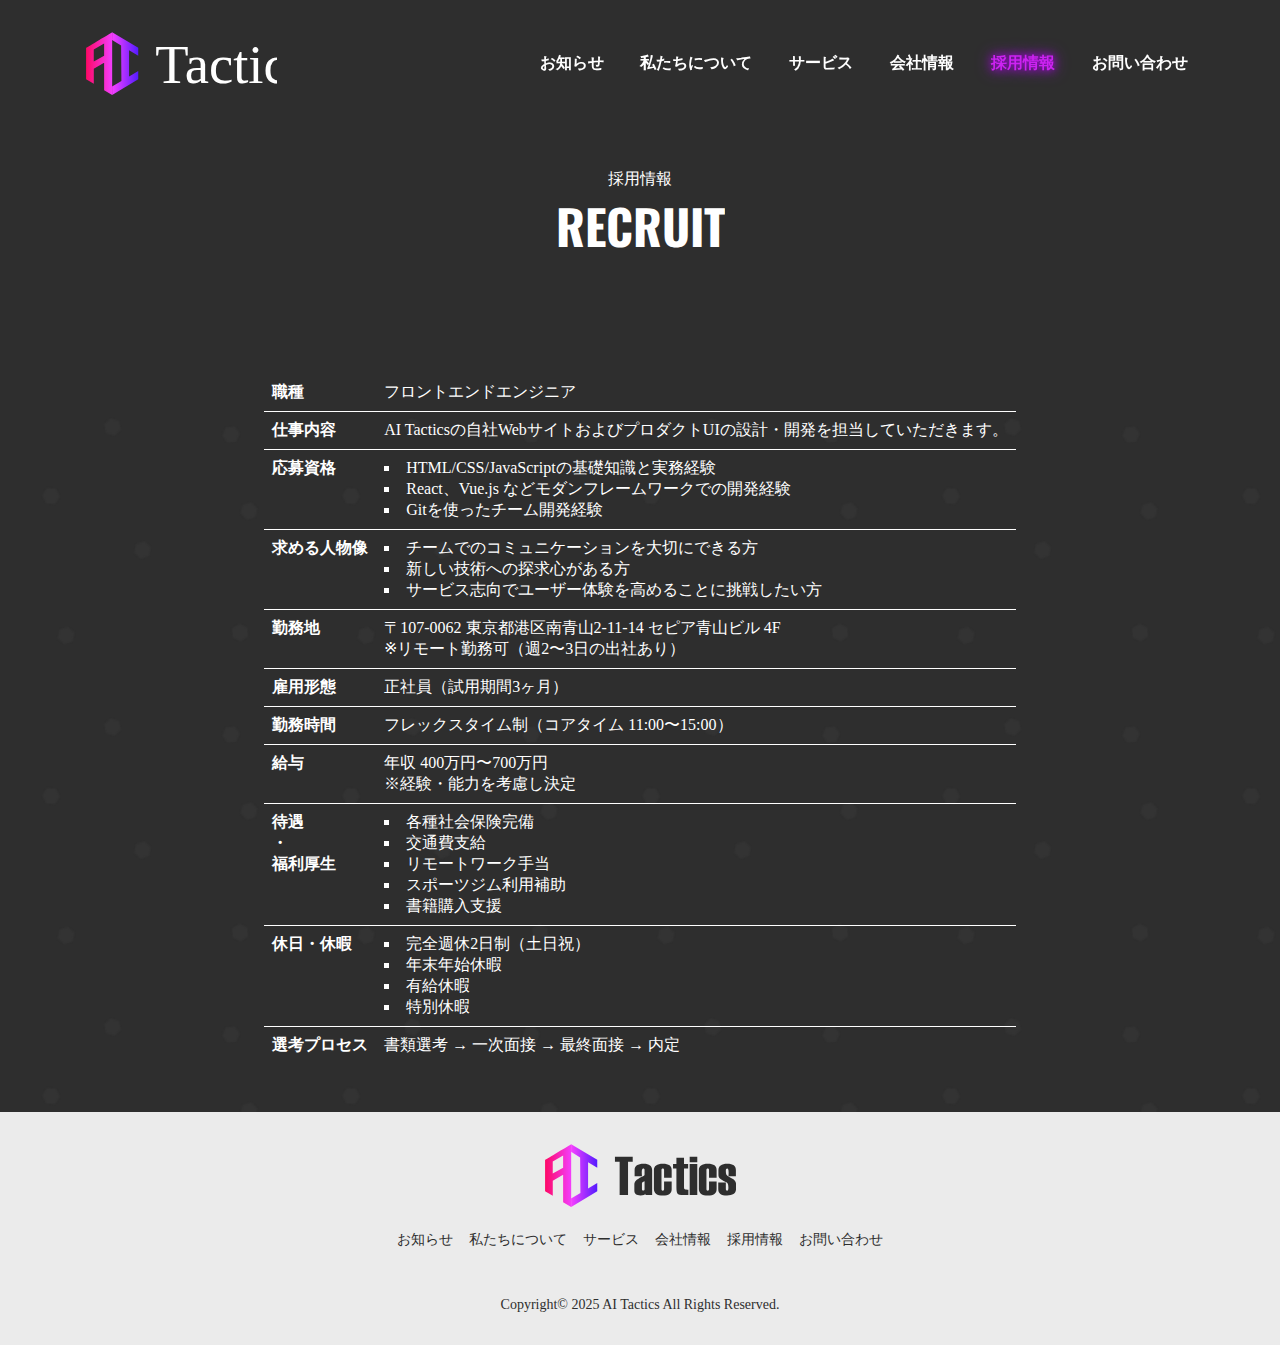
<file: recruit.html>
<!doctype html>
<html>
<head>
<meta charset="utf-8">
<meta name="viewport" content="width=device-width,initial-scale=1.0">
<meta name="description" content="AI Tacticsでは現在フロントエンドエンジニアを募集しています。">
<title>採用情報 | AI Tactics</title>
<link rel="icon" href="images/favicon.svg">
<link rel="preconnect" href="https://fonts.googleapis.com">
<link rel="preconnect" href="https://fonts.gstatic.com" crossorigin>
<link href="https://fonts.googleapis.com/css2?family=Oswald:wght@200..700&display=swap" rel="stylesheet">
<link rel="stylesheet" href="css/ress.min.css">
<link rel="stylesheet" href="css/style.css">
</head>

<body>
<!--	マウスカーソル変更用------------->
<div id="cursor"></div>
<div id="stalker1"></div>
<div id="stalker2"></div>
	
<!--	ヘッダー------------->
<header>
  <div class="wrapper header">
    <h1 class="logo_main"><a href="index.html"><img src="images/logo_white.svg" alt="AI Tacticsのロゴ"></a></h1>
    
    <!--	グローバルナビ-->
    <nav> 
      <!--	ハンバーガー-->
      <div class="hamburger"> <span></span> <span></span> <span></span> </div>
      <div class="gnav_wrapper">
        <ul class="gnav">
          <li><a href="news.html">お知らせ</a></li>
          <li><a href="about.html">私たちについて</a></li>
          <li><a href="service.html">サービス</a></li>
          <li><a href="company.html">会社情報</a></li>
          <li><a href="#">採用情報</a></li>
          <li><a href="contact.html">お問い合わせ</a></li>
        </ul>
      </div>
    </nav>
  </div>
</header>
<!--ヒーロー------------->
<div class="hero_sub">
  <hgroup>
    <p>採用情報</p>
    <h2 class="upper_case">Recruit</h2>
  </hgroup>
</div>
	
<main>
  <div class="wrapper">
    <table class="table">
      <tr>
        <th>職種</th>
        <td>フロントエンドエンジニア</td>
      </tr>
      <tr>
        <th>仕事内容</th>
        <td>AI Tacticsの自社WebサイトおよびプロダクトUIの設計・開発を担当していただきます。</td>
      </tr>
      <tr>
        <th>応募資格</th>
        <td><ul>
            <li>HTML/CSS/JavaScriptの基礎知識と実務経験</li>
            <li>React、Vue.js などモダンフレームワークでの開発経験</li>
            <li>Gitを使ったチーム開発経験</li>
          </ul></td>
      </tr>
      <tr>
        <th>求める人物像</th>
        <td><ul>
            <li>チームでのコミュニケーションを大切にできる方</li>
            <li>新しい技術への探求心がある方</li>
            <li>サービス志向でユーザー体験を高めることに挑戦したい方</li>
          </ul></td>
      </tr>
      <tr>
        <th>勤務地</th>
        <td>〒107-0062 東京都港区南青山2-11-14 セピア青山ビル 4F<br>
          ※リモート勤務可（週2〜3日の出社あり）</td>
      </tr>
      <tr>
        <th>雇用形態</th>
        <td>正社員（試用期間3ヶ月）</td>
      </tr>
      <tr>
        <th>勤務時間</th>
        <td>フレックスタイム制（コアタイム 11:00〜15:00）</td>
      </tr>
      <tr>
        <th>給与</th>
        <td>年収 400万円〜700万円<br>
          ※経験・能力を考慮し決定</td>
      </tr>
      <tr>
        <th>待遇<br>
          ・<br>
          福利厚生</th>
        <td><ul>
            <li>各種社会保険完備</li>
            <li>交通費支給</li>
            <li>リモートワーク手当</li>
            <li>スポーツジム利用補助</li>
            <li>書籍購入支援</li>
          </ul></td>
      </tr>
      <tr>
        <th>休日・休暇</th>
        <td><ul>
            <li>完全週休2日制（土日祝）</li>
            <li>年末年始休暇</li>
            <li>有給休暇</li>
            <li>特別休暇</li>
          </ul></td>
      </tr>
      <tr>
        <th>選考プロセス</th>
        <td>書類選考 → 一次面接 → 最終面接 → 内定</td>
      </tr>
    </table>
  </div>
  <!--	フッター------------------>
  <footer>
    <div class="wrapper"> <a href="index.html"><img src="images/logo_black.svg" alt="AI Tacticsのロゴ"></a>
      <ul>
        <li><a href="news.html">お知らせ</a></li>
        <li><a href="about.html">私たちについて</a></li>
        <li><a href="service.html">サービス</a></li>
        <li><a href="company.html">会社情報</a></li>
        <li><a href="#">採用情報</a></li>
        <li><a href="contact.html">お問い合わせ</a></li>
      </ul>
      <small>Copyright&copy; 2025 AI Tactics All Rights Reserved.</small> </div>
  </footer>
</main>
<script src="js/jquery-3.7.1.min.js"></script> 
<script src="js/main.js"></script>
</body>
</html>
</file>
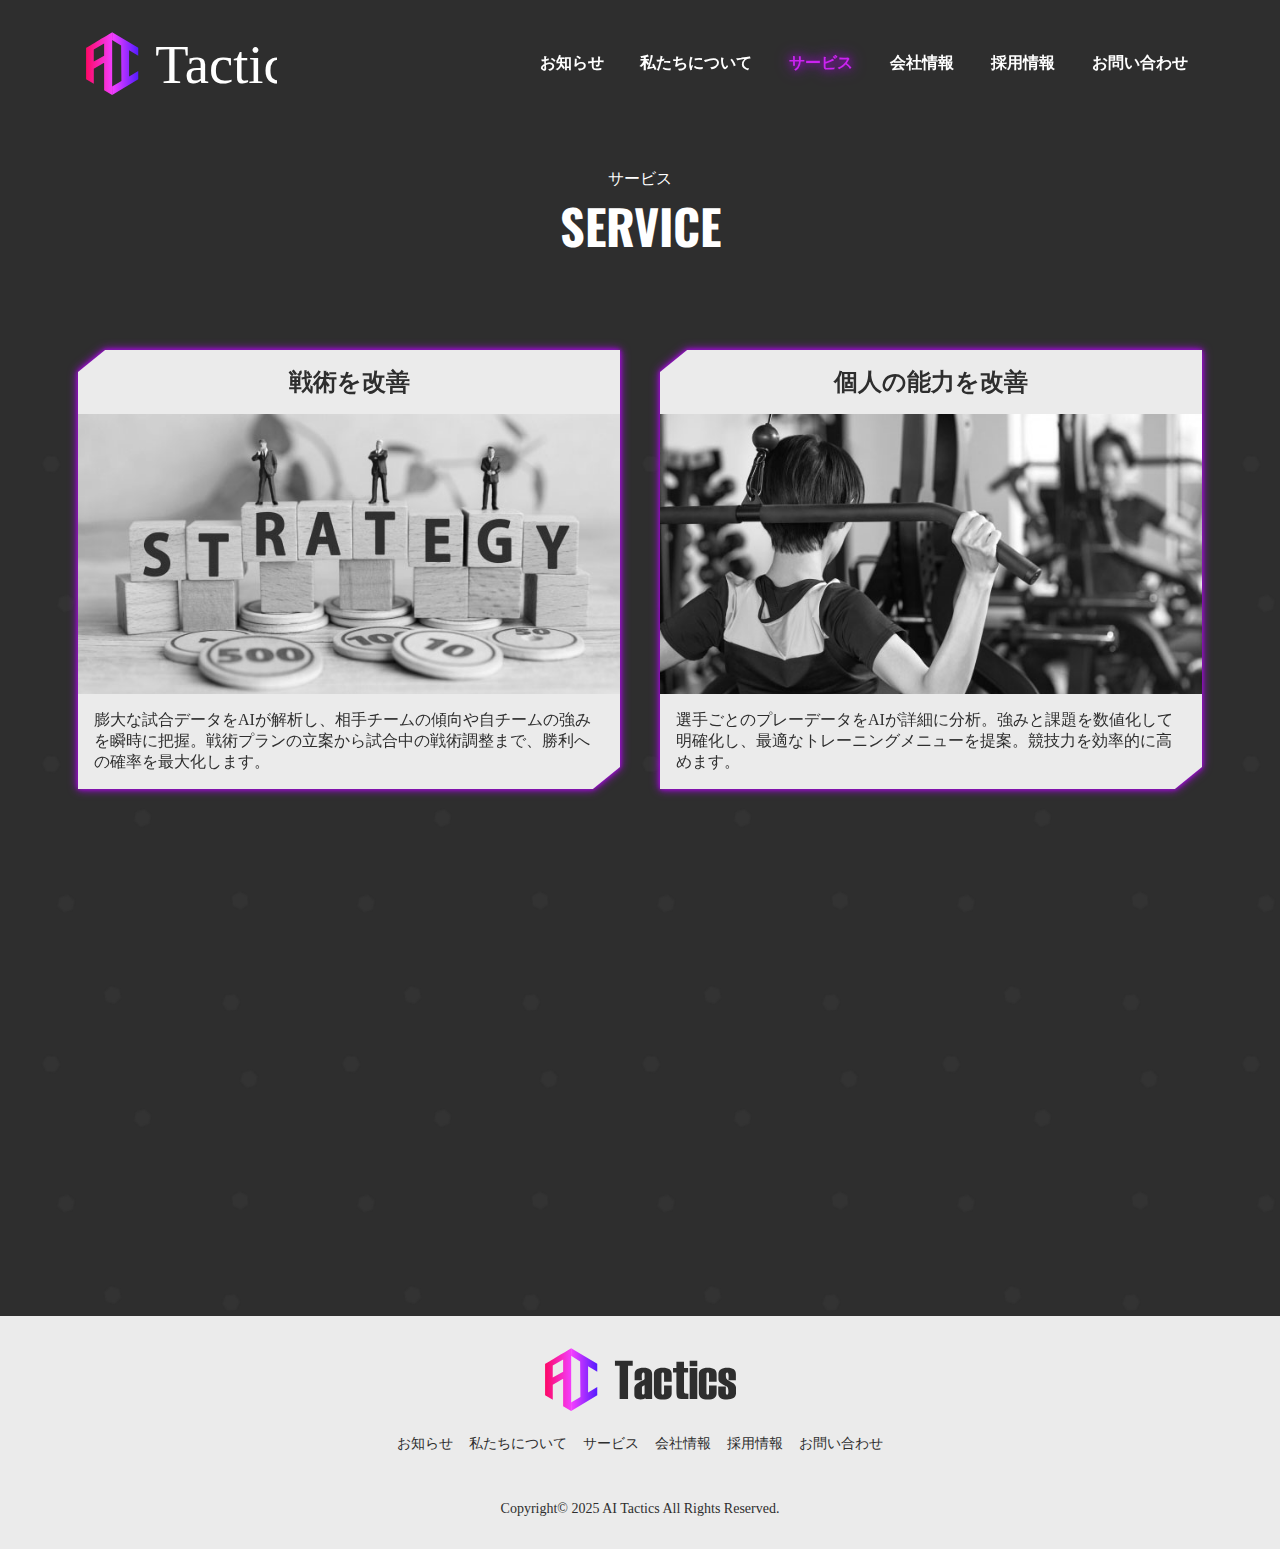
<file: service.html>
<!doctype html>
<html>
<head>
<meta charset="utf-8">
<meta name="viewport" content="width=device-width,initial-scale=1.0">
<meta name="description" content="AI Tacticsのサービス一覧。AI技術を駆使してスポーツ戦術の最適化と選手のパフォーマンス向上を支援する革新的なソリューションを提供します。">
<link rel="icon" href="images/favicon.svg">
<title>サービス | AI Tactics</title>
<link rel="preconnect" href="https://fonts.googleapis.com">
<link rel="preconnect" href="https://fonts.gstatic.com" crossorigin>
<link href="https://fonts.googleapis.com/css2?family=Oswald:wght@200..700&display=swap" rel="stylesheet">
<link rel="stylesheet" href="css/ress.min.css">
<link rel="stylesheet" href="css/style.css">
</head>

<body>
<!--	マウスカーソル変更用------------->
<div id="cursor"></div>
<div id="stalker1"></div>
<div id="stalker2"></div>
	
<!--	ヘッダー------------->
<header>
  <div class="wrapper header">
    <h1 class="logo_main"><a href="index.html"><img src="images/logo_white.svg" alt="AI Tacticsのロゴ"></a></h1>
    
    <!--	グローバルナビ------------->
    <nav> 
      <!--	ハンバーガー------------->
      <div class="hamburger"> <span></span> <span></span> <span></span> </div>
      <div class="gnav_wrapper">
        <ul class="gnav">
          <li><a href="news.html">お知らせ</a></li>
          <li><a href="about.html">私たちについて</a></li>
          <li><a href="#">サービス</a></li>
          <li><a href="company.html">会社情報</a></li>
          <li><a href="recruit.html">採用情報</a></li>
          <li><a href="contact.html">お問い合わせ</a></li>
        </ul>
      </div>
    </nav>
  </div>
</header>
<!-- ヒーロー------------->
<div class="hero_sub">
  <hgroup>
    <p>サービス</p>
    <h2 class="upper_case">Service</h2>
  </hgroup>
</div>
<main>
  <div class="wrapper"> 
    <!-- サービス一覧----------->
    <ul class="service_list">
      <li>
        <h3>戦術を改善</h3>
        <div class="service_img_wrapper"><img src="images/service1.jpg" alt="戦術写真"></div>
        <p>膨大な試合データをAIが解析し、相手チームの傾向や自チームの強みを瞬時に把握。戦術プランの立案から試合中の戦術調整まで、勝利への確率を最大化します。</p>
      </li>
      <li>
        <h3>個人の能力を改善</h3>
        <div class="service_img_wrapper"><img src="images/service2.jpg" alt="トレーニング中のアスリートの写真"></div>
        <p>選手ごとのプレーデータをAIが詳細に分析。強みと課題を数値化して明確化し、最適なトレーニングメニューを提案。競技力を効率的に高めます。</p>
      </li>
      <li>
        <h3>適切なメンバーの発掘</h3>
        <div class="service_img_wrapper"><img src="images/service3.jpg" alt="スクラムを組んでいるラガーマンの写真"></div>
        <p>各選手のスキルや適性をAIが多角的に分析し、チーム戦術に最適な人材を選定。スカウト活動の効率化と、戦力の最適化を同時に実現します。</p>
      </li>
      <li>
        <h3>アスリートの健康管理</h3>
        <div class="service_img_wrapper"><img src="images/service4.jpg" alt="カルテの写真"></div>
        <p>センサーや記録データをAIが常時モニタリングし、選手の体調変化を早期に察知。負荷の調整や休養計画を提案し、持続可能なパフォーマンスを支えます。</p>
      </li>
    </ul>
  </div>
  <!--	フッター------------------>
  <footer>
    <div class="wrapper"> <a href="index.html"><img src="images/logo_black.svg" alt="AI Tacticsのロゴ"></a>
      <ul>
        <li><a href="news.html">お知らせ</a></li>
        <li><a href="about.html">私たちについて</a></li>
        <li><a href="#">サービス</a></li>
        <li><a href="company.html">会社情報</a></li>
        <li><a href="recruit.html">採用情報</a></li>
        <li><a href="contact.html">お問い合わせ</a></li>
      </ul>
      <small>Copyright&copy; 2025 AI Tactics All Rights Reserved.</small> </div>
  </footer>
</main>
<script src="js/jquery-3.7.1.min.js"></script> 
<script src="js/main.js"></script>
</body>
</html>
</file>
<file: css/style.css>
@charset "utf-8";
/*変数-------------------------*/
:root {
    --c_black: #2e2e2e;
    --c_white_text: #fff;
    --c_white_bg: #ebebeb;
    --c_white_bg_transparent: rgba(255, 255, 255, 0.05);
    --c_accent: #cc23f1;
    --c_accent_shadow: #a30add;
    --gradient: linear-gradient(to right, #ff004e 0%, #f33fff 50%, #3a15ff 100%);
    --duration: 0.4s;
    --duration_subtitle: 0.8s;
    --font_en: "Oswald", sans-serif;
    --z_opening: 10000;
    --z_cursor: 9000;
    --z_stalker1: 8000;
    --z_stalker2: 7000;
    --z_hamburger: 6000;
    --z_hamburger_bg: 5000;
    --z_header: 4000;
    /*	スクロール-----------------*/
    overflow-x: hidden;
    overflow-y: scroll;
}
/*共通-------------------------*/
body {
    background: var(--c_black);
    overflow-x: hidden;
    cursor: none;
}
body.index {
    /*スクロールさせない（ローディングアニメーションが終了したらjsでスクロール可能にさせる）	*/
    position: fixed;
    width: 100%;
    top: 0;
    left: 0;
}
a {
    text-decoration: none;
    transition: var(--duration);
    color: var(--c_white_text);
}
a:visited {
    color: currentColor;
}
img {
    max-width: 100%;
    vertical-align: bottom;
}
li {
    list-style: none;
}
main {
    background: url("../images/bg2.png") repeat top left/300px 300px;
    animation: bgAnim 20s infinite linear;
}
.wrapper {
    padding: 0 16px;
    max-width: 1156px;
    width: 100%;
    margin: 0 auto;
}
.upper_case {
    text-transform: uppercase;
}
:is(input, textarea):user-invalid {
    background-color: #911f1f;
    border-color: #c73030;
}
/*アニメーション-----------------*/
@keyframes bgAnim {
    from {
        background-position: 0 0;
    }
    to {
        background-position: 300px -300px;
    }
}
@keyframes hamburgerOpen {
    0% {
        width: 100%;
        height: 4px;
        border-radius: 0;
        translate: -50% 0;
    }
    40% {
        width: 20px;
        height: 20px;
        border-radius: 50%;
        translate: -50% -50%;
    }
    60% {
        width: 20px;
        height: 20px;
        border-radius: 50%;
        translate: -50% -50%;
    }
    100% {
        width: 100%;
        height: 4px;
        border-radius: 0;
        translate: -50% 0;
    }
}
@keyframes hamburgerClose {
    0% {
        width: 100%;
        height: 4px;
        border-radius: 0;
        translate: -50% 0;
    }
    40% {
        width: 20px;
        height: 20px;
        border-radius: 50%;
        translate: -50% -50%;
    }
    60% {
        width: 20px;
        height: 20px;
        border-radius: 50%;
        translate: -50% -50%;
    }
    100% {
        width: 100%;
        height: 4px;
        border-radius: 0;
        translate: -50% 0;
    }
}
@keyframes hamburgerOpen_top {
    0% {
        top: 10px;
        rotate: 0deg;
    }
    40% {
        top: 22px;
    }
    60% {
        rotate: 0deg;
    }
    100% {
        top: 22px;
        rotate: -25deg;
    }
}
@keyframes hamburgerClose_top {
    0% {
        top: 22px;
        rotate: -25deg;
    }
    40% {
        rotate: 0deg;
    }
    60% {
        top: 22px;
    }
    100% {
        top: 10px;
        rotate: 0deg;
    }
}
@keyframes hamburgerOpen_bottom {
    0% {
        bottom: 10px;
        rotate: 0deg;
    }
    40% {
        bottom: auto;
        top: 22px;
    }
    60% {
        rotate: 0deg;
    }
    100% {
        bottom: auto;
        top: 22px;
        rotate: 25deg;
    }
}
@keyframes hamburgerClose_bottom {
    0% {
        bottom: auto;
        top: 22px;
        rotate: 25deg;
    }
    40% {
        rotate: 0deg;
    }
    60% {
        bottom: auto;
        top: 22px;
    }
    100% {
        bottom: 10px;
        rotate: 0deg;
    }
}
@keyframes menuOpen {
    from {
        top: 100vh;
    }
    to {
        top: 0;
    }
}
@keyframes menuClose {
    from {
        top: 0;
    }
    to {
        top: -100vh;
    }
}
@keyframes titleAppear {
    from {
        clip-path: polygon(0% 0%, 0% 0%, -20% 100%, 0% 100%);
    }
    to {
        clip-path: polygon(0% 0%, 120% 0%, 100% 100%, 0% 100%);
    }
}
@keyframes titleShine {
    from {
        clip-path: polygon(-15% 0%, 0% 0%, -15% 100%, -30% 100%);
    }
    to {
        clip-path: polygon(115% 0%, 130% 0%, 115% 100%, 100% 100%);
    }
}
@keyframes subtitle_appear {
    0% {
        color: transparent;
    }
    49% {
        color: transparent;
    }
    50% {
        color: var(--c_white_text);
    }
}
@keyframes subtitle_bg_appear {
    0% {
        scale: 0 1;
        transform-origin: left;
    }
    40% {
        scale: 1 1;
        transform-origin: left;
    }
    59% {
        scale: 1 1;
        transform-origin: left;
    }
    60% {
        transform-origin: right;
    }
    100% {
        scale: 0 1;
        transform-origin: right;
    }
}
/*ヘッダー-----------------*/
.header {
    position: fixed;
    top: 0;
    left: 50%;
    translate: -50% 0;
    width: 100%;
    z-index: var(--z_header);
    display: flex;
    justify-content: space-between;
    align-items: center;
    padding: 16px 24px;
}
header a:hover {
    opacity: 0.6;
}
.header.open {
    backdrop-filter: none;
}
.logo_main {
    width: 191px;
    height: auto;
    line-height: 1;
}
.logo_main a {
    display: block;
    padding: 0;
}
.logo_main img {
    width: 191px;
    height: auto;
}
.gnav_wrapper {
    width: 100%;
    height: 100vh;
    position: fixed;
    top: 100vh;
    left: 0;
    backdrop-filter: blur(3px);
    transition: var(--duration);
}
.gnav {
    width: 100%;
    height: 100%;
    display: flex;
    justify-content: center;
    align-items: center;
    background-image: radial-gradient(circle, var(--c_black) 40%, #04060e 200%);
    flex-direction: column;
    gap: 24px;
    font-size: 20px;
    font-weight: bold;
    z-index: var(--z_hamburger_bg);
    clip-path: polygon(0 30%, 100% 6%, 100% 70%, 0 94%);
}
.gnav a {
    color: var(--c_white_text);
}
.current_page {
    color: var(--c_accent) !important;
    text-shadow: 0 0 8px var(--c_accent_shadow), 0 0 16px var(--c_accent_shadow);
}
/*ハンバーガー*/
.hamburger {
    width: 48px;
    height: 48px;
    position: relative;
}
.hamburger span {
    display: block;
    width: 100%;
    height: 4px;
    background-image: var(--gradient);
    position: absolute;
    left: 50%;
    translate: -50% 0;
    z-index: var(--z_hamburger);
}
.hamburger span:first-child {
    top: 10px;
    animation: hamburgerClose calc(var(--duration) * 2) forwards ease-out, hamburgerClose_top calc(var(--duration) * 2) forwards ease-out;
}
.hamburger span:nth-child(2) {
    top: 22px;
    animation: hamburgerClose calc(var(--duration) * 2) forwards ease-out;
    opacity: 1;
}
.hamburger span:last-child {
    bottom: 10px;
    animation: hamburgerClose calc(var(--duration) * 2) forwards ease-out, hamburgerClose_bottom calc(var(--duration) * 2) forwards ease-out;
}
/*menuオープン時-------*/
.gnav_wrapper.open {
    animation: menuOpen var(--duration) forwards ease-out;
}
.gnav_wrapper.close {
    animation: menuClose var(--duration) ease-in;
}
.hamburger.open span:first-child {
    animation: hamburgerOpen calc(var(--duration) * 2) forwards ease-out, hamburgerOpen_top calc(var(--duration) * 2) forwards ease-out;
}
.hamburger.open span:nth-child(2) {
    animation: hamburgerOpen calc(var(--duration) * 2) forwards ease-out;
    opacity: 0;
}
.hamburger.open span:last-child {
    animation: hamburgerOpen calc(var(--duration) * 2) forwards ease-out, hamburgerOpen_bottom calc(var(--duration) * 2) forwards ease-out;
}
/*オープニング----------------------------------*/
.opening {
    position: fixed;
    top: -25px;
    z-index: var(--z_opening);
    width: 100%;
    height: calc(100vh + 50px);
    display: flex;
    justify-content: center;
    align-items: center;
    background-color: #000;
    animation-name: translateOpening;
    animation: translateOpening 0.8s 2s forwards cubic-bezier(0.88, -0.155, 0.93, 0.58);
}
@keyframes translateOpening {
    from {
        translate: 0 0;
    }
    to {
        translate: 0 calc(-100vh - 25px);
    }
}
.opening_contents {
    width: 80%;
    position: relative;
}
.opening_stroke {
    width: 100%;
    height: auto;
    fill-opacity: 0;
    stroke-width: 5;
    position: absolute;
    opacity: 1;
    animation: hideOpeningStroke 0.2s 1.2s forwards;
}
@keyframes hideOpeningStroke {
    from {
        opacity: 1;
    }
    to {
        opacity: 0;
    }
}
.opening_fill {
    width: 100%;
    height: auto;
    fill-opacity: 0;
    position: absolute;
    animation: showOpeningFill 0.5s 1s forwards;
}
@keyframes showOpeningFill {
    from {
        fill-opacity: 0;
    }
    to {
        fill-opacity: 1;
    }
}
/***************************************************
 * Generated by SVG Artista on 7/25/2025, 11:07:14 AM
 * MIT license (https://opensource.org/licenses/MIT)
 * W. https://svgartista.net
 **************************************************/
@keyframes animate-svg-stroke-1 {
    0% {
        stroke-dashoffset: 195.3450927734375px;
        stroke-dasharray: 195.3450927734375px;
    }
    100% {
        stroke-dashoffset: 0;
        stroke-dasharray: 195.3450927734375px;
    }
}
.svg-elem-1 {
    animation: animate-svg-stroke-1 1s cubic-bezier(0.47, 0, 0.745, 0.715) 0s both;
}
@keyframes animate-svg-stroke-2 {
    0% {
        stroke-dashoffset: 1045.8001708984375px;
        stroke-dasharray: 1045.8001708984375px;
    }
    100% {
        stroke-dashoffset: 0;
        stroke-dasharray: 1045.8001708984375px;
    }
}
.svg-elem-2 {
    animation: animate-svg-stroke-2 1s cubic-bezier(0.47, 0, 0.745, 0.715) 0.05s both;
}
@keyframes animate-svg-stroke-3 {
    0% {
        stroke-dashoffset: 418.27294921875px;
        stroke-dasharray: 418.27294921875px;
    }
    100% {
        stroke-dashoffset: 0;
        stroke-dasharray: 418.27294921875px;
    }
}
.svg-elem-3 {
    animation: animate-svg-stroke-3 1s cubic-bezier(0.47, 0, 0.745, 0.715) 0.1s both;
}
@keyframes animate-svg-stroke-4 {
    0% {
        stroke-dashoffset: 453.41998291015625px;
        stroke-dasharray: 453.41998291015625px;
    }
    100% {
        stroke-dashoffset: 0;
        stroke-dasharray: 453.41998291015625px;
    }
}
.svg-elem-4 {
    animation: animate-svg-stroke-4 1s cubic-bezier(0.47, 0, 0.745, 0.715) 0.15000000000000002s both;
}
@keyframes animate-svg-stroke-5 {
    0% {
        stroke-dashoffset: 578.916259765625px;
        stroke-dasharray: 578.916259765625px;
    }
    100% {
        stroke-dashoffset: 0;
        stroke-dasharray: 578.916259765625px;
    }
}
.svg-elem-5 {
    animation: animate-svg-stroke-5 1s cubic-bezier(0.47, 0, 0.745, 0.715) 0.2s both;
}
@keyframes animate-svg-stroke-6 {
    0% {
        stroke-dashoffset: 574.5885009765625px;
        stroke-dasharray: 574.5885009765625px;
    }
    100% {
        stroke-dashoffset: 0;
        stroke-dasharray: 574.5885009765625px;
    }
}
.svg-elem-6 {
    animation: animate-svg-stroke-6 1s cubic-bezier(0.47, 0, 0.745, 0.715) 0.25s both;
}
@keyframes animate-svg-stroke-7 {
    0% {
        stroke-dashoffset: 446.59991455078125px;
        stroke-dasharray: 446.59991455078125px;
    }
    100% {
        stroke-dashoffset: 0;
        stroke-dasharray: 446.59991455078125px;
    }
}
.svg-elem-7 {
    animation: animate-svg-stroke-7 1s cubic-bezier(0.47, 0, 0.745, 0.715) 0.30000000000000004s both;
}
@keyframes animate-svg-stroke-8 {
    0% {
        stroke-dashoffset: 418.8199768066406px;
        stroke-dasharray: 418.8199768066406px;
    }
    100% {
        stroke-dashoffset: 0;
        stroke-dasharray: 418.8199768066406px;
    }
}
.svg-elem-8 {
    animation: animate-svg-stroke-8 1s cubic-bezier(0.47, 0, 0.745, 0.715) 0.35000000000000003s both;
}
@keyframes animate-svg-stroke-9 {
    0% {
        stroke-dashoffset: 574.588623046875px;
        stroke-dasharray: 574.588623046875px;
    }
    100% {
        stroke-dashoffset: 0;
        stroke-dasharray: 574.588623046875px;
    }
}
.svg-elem-9 {
    animation: animate-svg-stroke-9 1s cubic-bezier(0.47, 0, 0.745, 0.715) 0.4s both;
}
@keyframes animate-svg-stroke-10 {
    0% {
        stroke-dashoffset: 590.4280395507812px;
        stroke-dasharray: 590.4280395507812px;
    }
    100% {
        stroke-dashoffset: 0;
        stroke-dasharray: 590.4280395507812px;
    }
}
.svg-elem-10 {
    animation: animate-svg-stroke-10 1s cubic-bezier(0.47, 0, 0.745, 0.715) 0.45s both;
}
/*ヒーロー---------------------*/
.hero {
    width: 100%;
    height: 100vh;
    background-image: linear-gradient(transparent 80%, var(--c_black) 95%), url("../images/bg.jpg");
    background-size: cover;
    background-position: center center;
}
.hero hgroup {
    position: relative;
    top: 40%;
    display: flex;
    flex-direction: column;
    align-items: center;
    text-align: center;
}
.hero p {
    font-size: 24px;
    color: var(--c_white_text);
}
.hero .title {
    position: relative;
    width: fit-content;
    margin: 0 auto;
}
.hero h2 {
    margin-top: 80px;
    font-size: 80px;
    font-family: var(--font_en);
    background: var(--gradient);
    overflow: hidden;
    position: relative;
    line-height: 1;
    /* 出現アニメーション */
    clip-path: polygon(0% 0%, 0% 0%, 0% 100%, 0% 100%);
    animation: titleAppear 1s 3.2s forwards cubic-bezier(0.24, 0.91, 0.45, 1);
    /*テキストグラデーション*/
    background-clip: text;
    -webkit-text-fill-color: transparent;
}
/*キラッと光るアニメーション用*/
.hero h2::after {
    content: "AI Tactics";
    background-color: #e2e2e2;
    position: absolute;
    top: 0;
    bottom: 0;
    left: 0;
    right: 0;
    clip-path: polygon(-1% 0%, 0% 0%, -15% 100%, -30% 100%);
    background-clip: text;
    -webkit-text-fill-color: transparent;
    animation: titleShine 1s 4.1s forwards;
    mix-blend-mode: hard-light;
}
/*訪問済みのときdelay変更*/
.hero h2.visited::after {
    animation-delay: 1.4s;
}
/*セクション----------------*/
.section {
    padding: 72px 0 56px;
}
.sec_title {
    font-size: 32px;
    font-weight: bold;
    text-align: center;
    position: relative;
    color: var(--c_accent);
    text-shadow: 0 0 8px var(--c_accent_shadow), 0 0 16px var(--c_accent_shadow);
}
.sec_title::before {
    content: attr(data-text);
    color: var(--c_white_text);
    opacity: 0.1;
    background: none;
    font-size: 120px;
    font-family: var(--font_en);
    position: absolute;
    display: block;
    line-height: 1;
    top: 50%;
    left: 50%;
    translate: -50% -70%;
    white-space: nowrap;
    text-shadow: none;
    z-index: -1;
}
.sec_lead {
    color: var(--c_white_text);
    margin-top: 40px;
}
.news_list__lead {
    white-space: nowrap;
    overflow: hidden;
    text-overflow: ellipsis;
}
.home .news_list {
    margin-top: 48px;
}
/*ボタン-------------------*/
.btn_more {
    width: 80px;
    height: 80px;
    background: var(--c_white_bg);
    rotate: 45deg;
    margin-top: 24px;
    margin-left: auto;
    margin-right: 10%;
    transition: var(--duration);
    border: 1px solid var(--c_white_bg);
}
.btn_more:hover {
    background: var(--c_black);
}
.btn_more a {
    width: 100%;
    height: 100%;
    display: flex;
    justify-content: center;
    align-items: center;
    color: var(--c_black);
    font-family: var(--font_en);
    font-size: 24px;
    transition: var(--duration);
}
.btn_more a:hover {
    color: var(--c_white_bg);
}
.btn_more span {
    rotate: -45deg;
    position: relative;
}
/*ボタンの中の三角形*/
.btn_more span::after {
    content: "";
    display: block;
    width: 10px;
    height: 10px;
    border: 5px solid;
    border-color: transparent;
    border-left-color: var(--c_black);
    position: absolute;
    top: 50%;
    right: -20px;
    translate: 0 -15%;
    transition: var(--duration);
}
.btn_more:hover span::after {
    border-left-color: var(--c_white_bg);
    transform: translateX(3px);
}
/*フッター--------------*/
footer {
    background-color: var(--c_white_bg);
    padding: 32px 0;
    display: flex;
    flex-direction: column;
    align-items: center;
    text-align: center;
    font-size: 14px;
    color: var(--c_black);
}
footer .wrapper {
    text-align: center;
}
footer a {
    display: inline-block;
    width: fit-content;
}
footer img {
    width: 191px;
    height: auto;
}
footer ul {
    margin-top: 24px;
    display: flex;
    flex-wrap: wrap;
    gap: 16px;
}
footer ul a {
    color: var(--c_black);
}
footer a:hover {
    opacity: 0.6;
}
footer small {
    display: block;
    margin-top: 48px;
    font-size: 14px;
}
/*下層ページ-----------------*/
.hero_sub {
    width: 100%;
    height: 50vh;
    background-color: var(--c_black);
    display: flex;
    justify-content: center;
    align-items: center;
    margin-top: 80px;
    color: var(--c_white_text);
    text-align: center;
}
.hero_sub h2 {
    font-size: 48px;
    font-family: var(--font_en);
    animation: subtitle_appear var(--duration_subtitle) forwards;
    position: relative;
    overflow: hidden;
}
.hero_sub h2::before {
    content: "";
    position: absolute;
    left: 0;
    right: 0;
    top: 32px;
    bottom: 12px;
    background-color: var(--c_accent);
    animation: subtitle_bg_appear var(--duration_subtitle) forwards;
    animation-delay: 0.075s;
    scale: 0 1;
    z-index: 3;
}
.hero_sub h2::after {
    content: "";
    position: absolute;
    left: 0;
    right: 0;
    top: 6px;
    bottom: 6px;
    background-color: var(--c_white_bg);
    animation: subtitle_bg_appear var(--duration_subtitle) forwards;
    scale: 0 1;
}
/*news.html----------------*/
.news_list li + li {
    border-top: 1px solid var(--c_white_bg);
}
.news_list a {
    color: var(--c_white_text);
    transition: var(--duration);
    display: block;
    padding: 16px 0;
}
.news_list a:hover {
    opacity: 0.6;
}
.pagination {
    margin-top: 32px;
    margin-bottom: 48px;
    display: flex;
    justify-content: center;
    align-items: center;
    gap: 8px;
    color: var(--c_black);
    text-align: center;
}
.pagination__item {
    width: 30px;
    height: 30px;
    background: var(--c_white_bg);
    display: inline-block;
    line-height: 30px;
    font-family: var(--font_en);
}
.pagination a {
    display: block;
    color: var(--c_black);
}
.pagination__dot {
    display: inline-block;
    translate: 0 -5px;
}
.pagination__noBG {
    pointer-events: none;
    background: none;
    color: var(--c_white_text);
}
.pagination__noBG a {
    color: var(--c_white_text);
}
/*about.html------------------------*/
.about_wrapper {
    color: var(--c_white_text);
    display: flex;
    flex-direction: column;
    gap: 80px;
    margin-bottom: 48px;
}
.subtitle {
    font-size: 20px;
    padding-left: 0.5em;
    border-left: 8px solid var(--c_accent);
}
.subtitle + p {
    margin-top: 16px;
}
/*service.html-----------------*/
.service_list {
    display: flex;
    flex-direction: column;
    align-items: center;
    gap: 40px;
    color: var(--c_black);
    margin-bottom: 48px;
    filter: drop-shadow(0px 0px 2px var(--c_accent_shadow)) drop-shadow(0px 0px 4px var(--c_accent_shadow));
}
.service_list li {
    background-color: var(--c_white_bg);
    padding: 1em;
    gap: 16px;
    display: grid;
    grid-template-rows: subgrid;
    grid-row: span 3;
    justify-items: center;
    filter: drop-shadow(40px 40px 0 var(--c_accent));
    clip-path: polygon(0% 5%, 5% 0%, 100% 0%, 100% 95%, 95% 100%, 0% 100%);
    opacity: 0;
    transition: 0.5s;
    translate: 0 50px;
}
.service_list li.viewed {
    opacity: 1;
    translate: 0 0;
}
.service_list h3 {
    text-align: center;
    font-size: 24px;
}
.service_img_wrapper {
    width: calc(100% + 2em);
    height: 280px;
}
.service_list img {
    filter: grayscale(1);
    width: 100%;
    height: 100%;
    object-fit: cover;
}
/*company.html----------------*/
.ceo_img_wrapper {
    position: relative;
}
.ceo_img_wrapper::before {
    content: "";
    position: absolute;
    top: 16px;
    left: 0;
    right: 0;
    bottom: 0;
    backdrop-filter: contrast(75%);
    transition: 0.8s ease-in-out;
}
.ceo_img_wrapper::after {
    content: "";
    position: absolute;
    top: 16px;
    left: 0;
    right: 0;
    bottom: 0;
    backdrop-filter: grayscale(100%);
    transition: 0.8s 0.5s ease-in-out;
}
.ceo_img_wrapper.viewed::before,
.ceo_img_wrapper.viewed::after {
    bottom: 100%;
}
.ceo_contents img {
    margin-top: 16px;
}
.ceo_contents p {
    color: var(--c_white_text);
    margin-top: 16px;
}
.table {
    color: var(--c_white_text);
    border-collapse: collapse;
    margin: 16px auto 48px;
}
.table th {
    width: 7em;
    vertical-align: top;
    text-align: left;
}
th,
td {
    padding: 8px;
    border-top: 1px solid var(--c_white_text);
}
tr:first-of-type th,
tr:first-of-type td {
    padding-top: 0;
    border: none;
}
.table li {
    list-style: square inside;
}
/*contact.html--------------------*/
form {
    display: flex;
    flex-direction: column;
    gap: 16px;
    color: var(--c_white_text);
    margin-bottom: 48px;
}
input,
textarea,
select {
    border: 1px solid var(--c_white_bg);
    padding: 0.5em;
    color: var(--c_white_text);
}
input:focus,
textarea:focus,
select:focus {
    border: 1px solid var(--c_accent);
}
option {
    background-color: var(--c_black);
}
.input_group {
    display: flex;
    flex-direction: column;
    gap: 8px;
}
.input_group__note input {
    width: 100%;
}
.invalid_text {
    display: none;
}
input:user-invalid + .invalid_text {
    display: block;
}
.required::after {
    content: "必須";
    color: var(--c_white_text);
    background-color: var(--c_accent);
    padding: 0.2em 0.4em;
    font-size: 14px;
    margin-left: 1rem;
}
.optional::after {
    content: "任意";
    color: var(--c_white_text);
    background-color: #565656;
    padding: 0.2em 0.4em;
    font-size: 14px;
    margin-left: 1rem;
}
form button {
    border: 1px solid var(--c_white_bg);
    color: var(--c_white_text);
    margin-top: 32px;
    padding: 1em;
    transition: var(--duration);
    position: relative;
}
form button::before {
    position: absolute;
    content: "";
    display: block;
    background-color: var(--c_white_bg);
    left: 0;
    top: 0;
    right: 100%;
    bottom: 0;
    transition: var(--duration);
    z-index: -1;
}
form button:hover {
    color: var(--c_black);
}
form button:hover::before {
    right: 0;
}
/*デスクトップ版--------------------------------------*/
@media (min-width: 900px) {
    /*カーソル変更---------------------*/
    @media (pointer: fine) {
        #cursor,
        #stalker1,
        #stalker2 {
            position: fixed;
            top: 0;
            left: 0;
            pointer-events: none;
            opacity: 0;
            transition-property: width, height, margin, border-radius, background;
            transition-duration: 0.1s;
            rotate: 45deg;
        }
        #cursor.onlink,
        #stalker1.onlink,
        #stalker2.onlink {
            background: none;
            border-width: 1px;
            border-style: solid;
            border-radius: 0;
        }
        #cursor {
            width: 20px;
            height: 20px;
            background-color: var(--c_accent);
            border-color: var(--c_accent);
            margin: -10px 0 0 -10px;
            z-index: var(--z_cursor);
            box-shadow: 0 0 3px var(--c_accent), 0 0 6px var(--c_accent);
        }
        #stalker1 {
            width: 10px;
            height: 10px;
            background-color: #e21261;
            border-color: #e21261;
            margin: -5px 0 0 -5px;
            z-index: var(--z_stalker1);
            box-shadow: 0 0 3px #e21261, 0 0 6px #e21261;
        }
        #stalker1.onlink {
            width: 24px;
            height: 24px;
            margin: -12px 0 0 -12px;
        }
        #stalker2 {
            width: 8px;
            height: 8px;
            background-color: #6219db;
            border-color: #6219db;
            margin: -4px 0 0 -4px;
            z-index: var(--z_stalker2);
            box-shadow: 0 0 3px #6219db, 0 0 6px #6219db;
        }
        #stalker2.onlink {
            width: 28px;
            height: 28px;
            margin: -14px 0 0 -14px;
        }
    }
    /*	ヘッダー-----------------*/
    .header {
        padding: 32px 24px;
    }
    header a {
        display: inline-block;
        padding: 0.4em;
    }
    .hamburger {
        display: none;
    }
    .gnav_wrapper {
        top: 0;
        width: auto;
        height: auto;
        position: static;
        backdrop-filter: none;
    }
    .gnav {
        background: none;
        clip-path: none;
        flex-direction: row;
        font-size: 16px;
        justify-content: space-between;
    }
    /*	オープニング画面----------*/
    .opening_contents {
        width: 20%;
        position: relative;
    }
    /*	ヒーロー------------*/
    .hero hgroup {
        display: block;
        width: 100%;
        padding-top: 0;
        padding-bottom: 0;
        text-align: right;
    }
    .hero p {
        font-size: 48px;
        position: absolute;
        left: 152px;
        text-align: left;
    }
    .hero .title {
        margin-right: 0;
    }
    .hero h2 {
        display: inline-block;
        font-size: 200px;
    }
    .br_sp {
        display: none;
    }
    /*	セクション------*/
    .section {
        padding: 72px 0;
    }
    .sec_lead {
        margin: 0 auto;
        margin-top: 48px;
        width: 900px;
        text-align: center;
    }
    .btn_more {
        margin-top: 48px;
    }
    /*	フッター------------*/
    footer ul {
        justify-content: center;
    }
    /*	下層ページ---------------*/
    .hero_sub {
        height: 30vh;
    }
    /*	news.html----------------*/
    .news_list {
        width: 900px;
        margin: 0 auto;
    }
    .news_list a {
        display: flex;
    }
    .news_list time {
        width: 20%;
    }
    .news_list p {
        width: 80%;
    }
    /*service.html-----------------*/
    .service_list {
        display: grid;
        grid-template-columns: repeat(2, 1fr);
        gap: 40px;
        color: var(--c_black);
        margin-bottom: 48px;
    }
    /*	company.html---------------*/
    .ceo_contents {
        display: flex;
        justify-content: space-between;
        align-items: flex-start;
        margin-top: 32px;
    }
    .ceo_contents img {
        margin-top: 0;
        flex-shrink: 0;
        width: 100%;
        height: auto;
    }
    .ceo_img_wrapper {
        width: 50%;
    }
    .ceo_img_wrapper::before {
        top: 0;
    }
    .ceo_img_wrapper::after {
        top: 0;
    }
    .ceo_texts {
        width: 45%;
    }
    .ceo_contents p {
        margin-top: 0;
        text-align: left;
        width: 100%;
    }
    .ceo_contents p + p {
        margin-top: 16px;
    }
    .table {
        margin-top: 32px;
    }
    /*	contact.html---------------*/
    .input_group {
        flex-direction: row;
        justify-content: center;
        align-items: baseline;
        gap: 5%;
    }
    .input_group label {
        width: 20%;
        display: flex;
        justify-content: space-between;
    }
    .input_group input,
    .input_group select,
    .input_group textarea {
        flex-grow: 1;
    }
    .input_group__note {
        flex-grow: 1;
    }
    .required::after,
    .optinal::after {
        margin-left: 0;
    }
    form button {
        width: 300px;
        margin-left: auto;
        margin-right: auto;
    }
}
</file>
<file: css/ress.min.css>
html{-webkit-text-size-adjust:100%;box-sizing:border-box;-moz-tab-size:4;tab-size:4;word-break:normal}*,:after,:before{background-repeat:no-repeat;box-sizing:inherit}:after,:before{text-decoration:inherit;vertical-align:inherit}*{margin:0;padding:0}hr{color:inherit;height:0;overflow:visible}details,main{display:block}summary{display:list-item}small{font-size:80%}[hidden]{display:none}abbr[title]{border-bottom:none;text-decoration:underline;text-decoration:underline dotted}a{background-color:transparent}a:active,a:hover{outline-width:0}code,kbd,pre,samp{font-family:monospace,monospace}pre{font-size:1em}b,strong{font-weight:bolder}sub,sup{font-size:75%;line-height:0;position:relative;vertical-align:baseline}sub{bottom:-.25em}sup{top:-.5em}table{border-color:inherit;text-indent:0}iframe{border-style:none}input{border-radius:0}[type=number]::-webkit-inner-spin-button,[type=number]::-webkit-outer-spin-button{height:auto}[type=search]{-webkit-appearance:textfield;outline-offset:-2px}[type=search]::-webkit-search-decoration{-webkit-appearance:none}textarea{overflow:auto;resize:vertical}button,input,optgroup,select,textarea{font:inherit}optgroup{font-weight:700}button{overflow:visible}button,select{text-transform:none}[role=button],[type=button],[type=reset],[type=submit],button{cursor:pointer}[type=button]::-moz-focus-inner,[type=reset]::-moz-focus-inner,[type=submit]::-moz-focus-inner,button::-moz-focus-inner{border-style:none;padding:0}[type=button]::-moz-focus-inner,[type=reset]::-moz-focus-inner,[type=submit]::-moz-focus-inner,button:-moz-focusring{outline:1px dotted ButtonText}[type=reset],[type=submit],button,html [type=button]{-webkit-appearance:button}button,input,select,textarea{background-color:transparent;border-style:none}a:focus,button:focus,input:focus,select:focus,textarea:focus{outline-width:0}select{-moz-appearance:none;-webkit-appearance:none}select::-ms-expand{display:none}select::-ms-value{color:currentColor}legend{border:0;color:inherit;display:table;max-width:100%;white-space:normal}::-webkit-file-upload-button{-webkit-appearance:button;color:inherit;font:inherit}[disabled]{cursor:default}img{border-style:none}progress{vertical-align:baseline}[aria-busy=true]{cursor:progress}[aria-controls]{cursor:pointer}[aria-disabled=true]{cursor:default}
</file>
